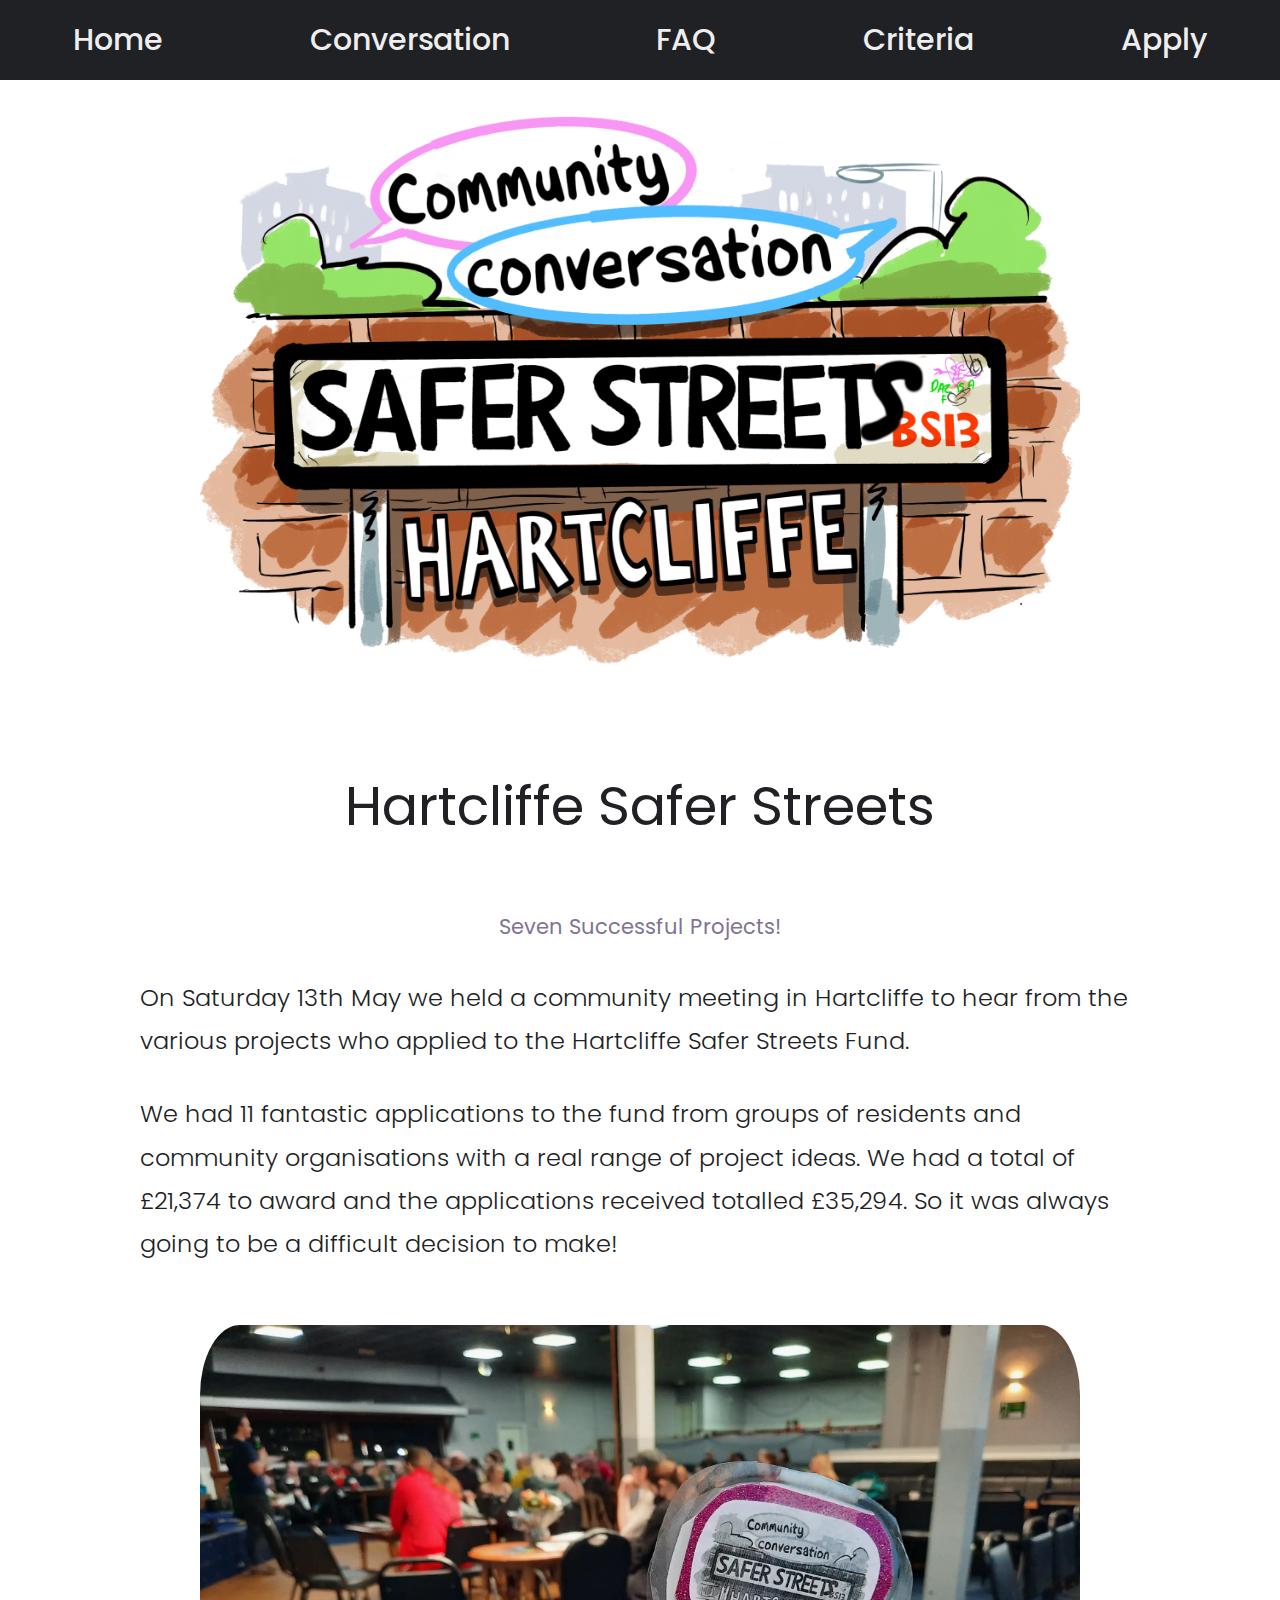
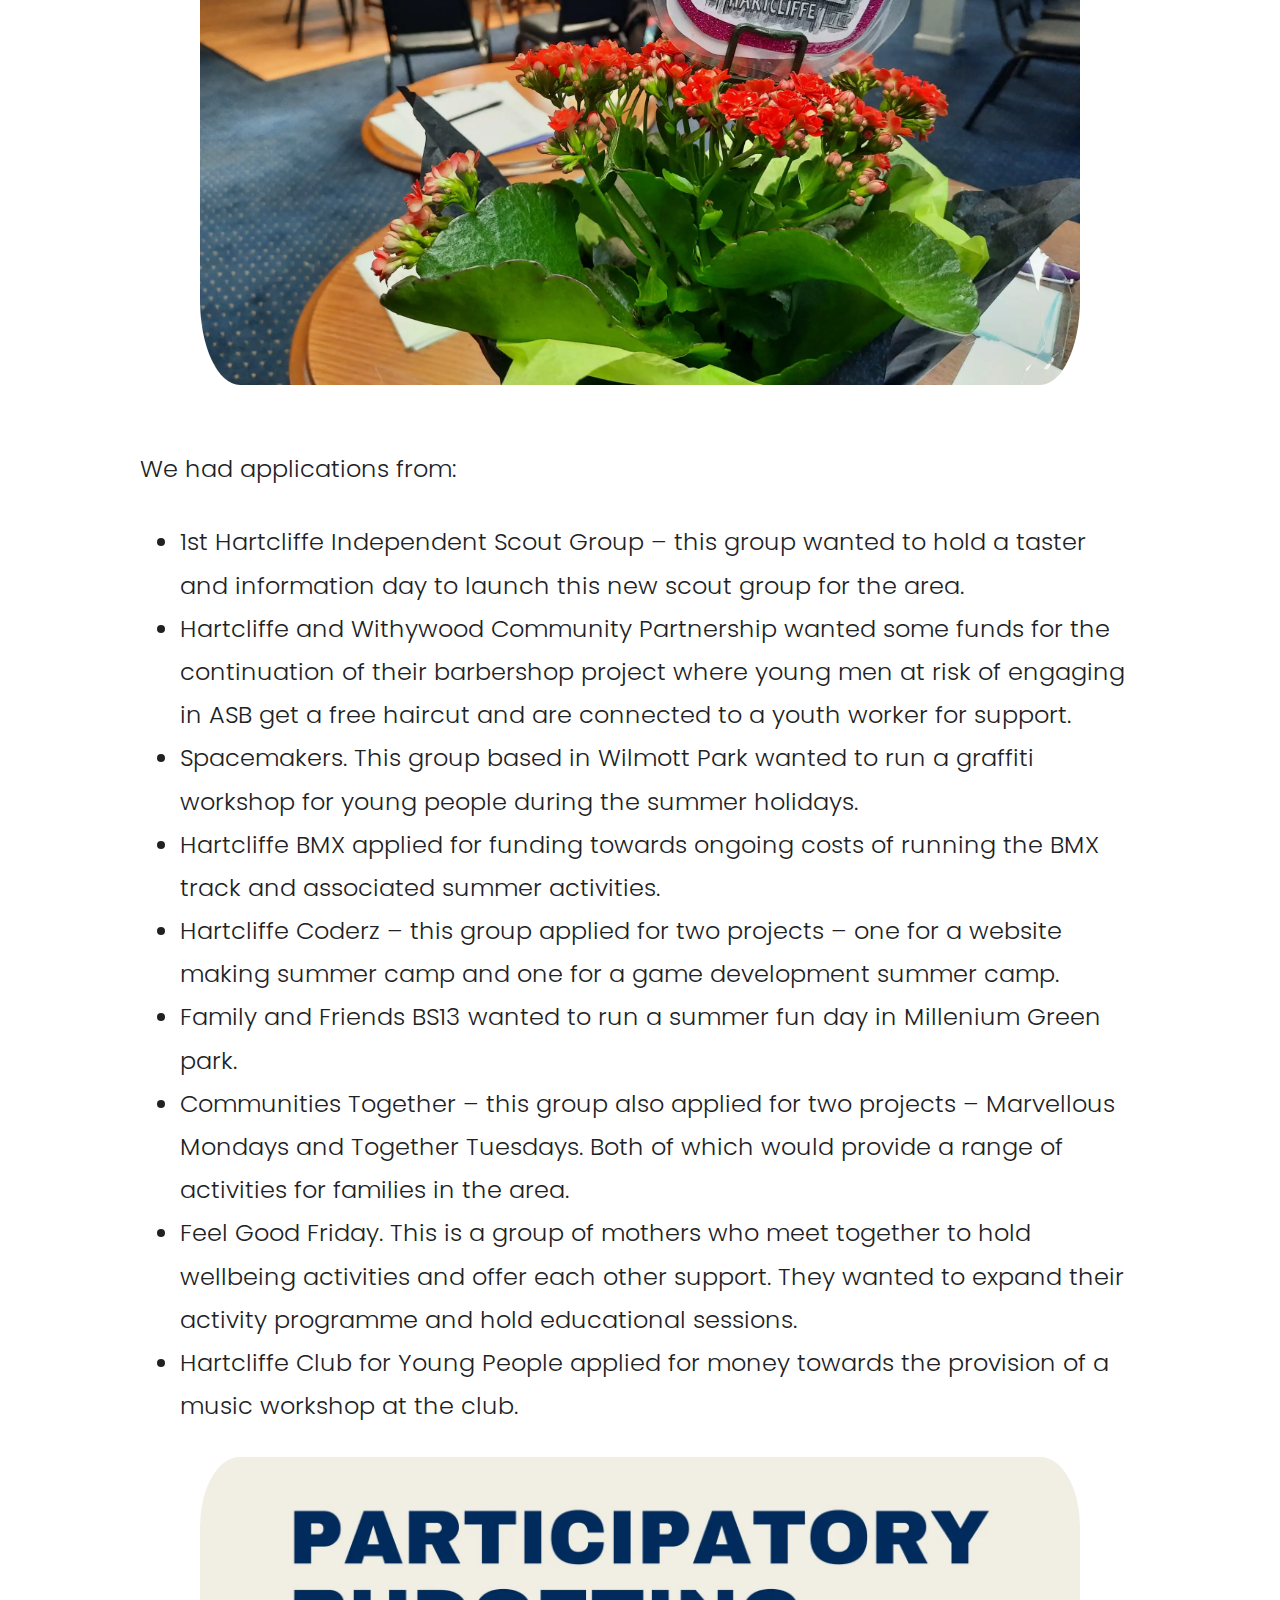
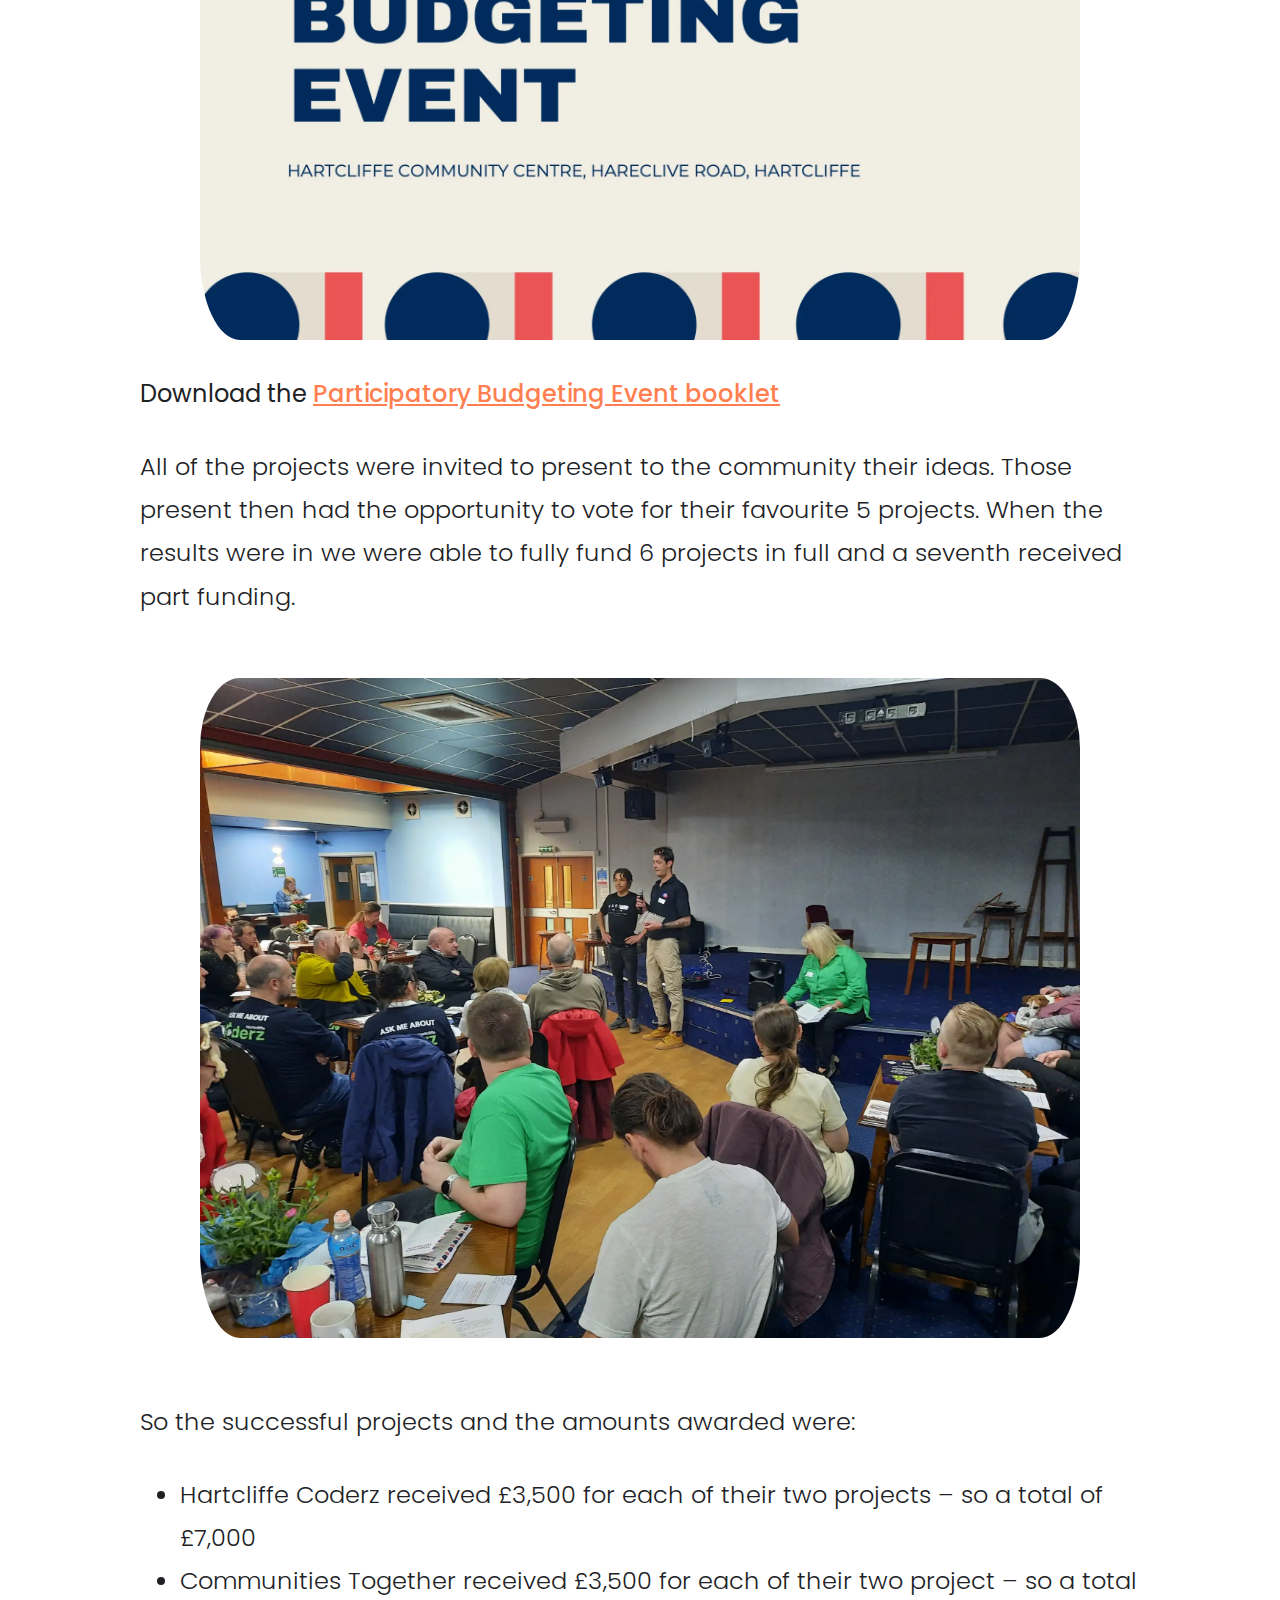
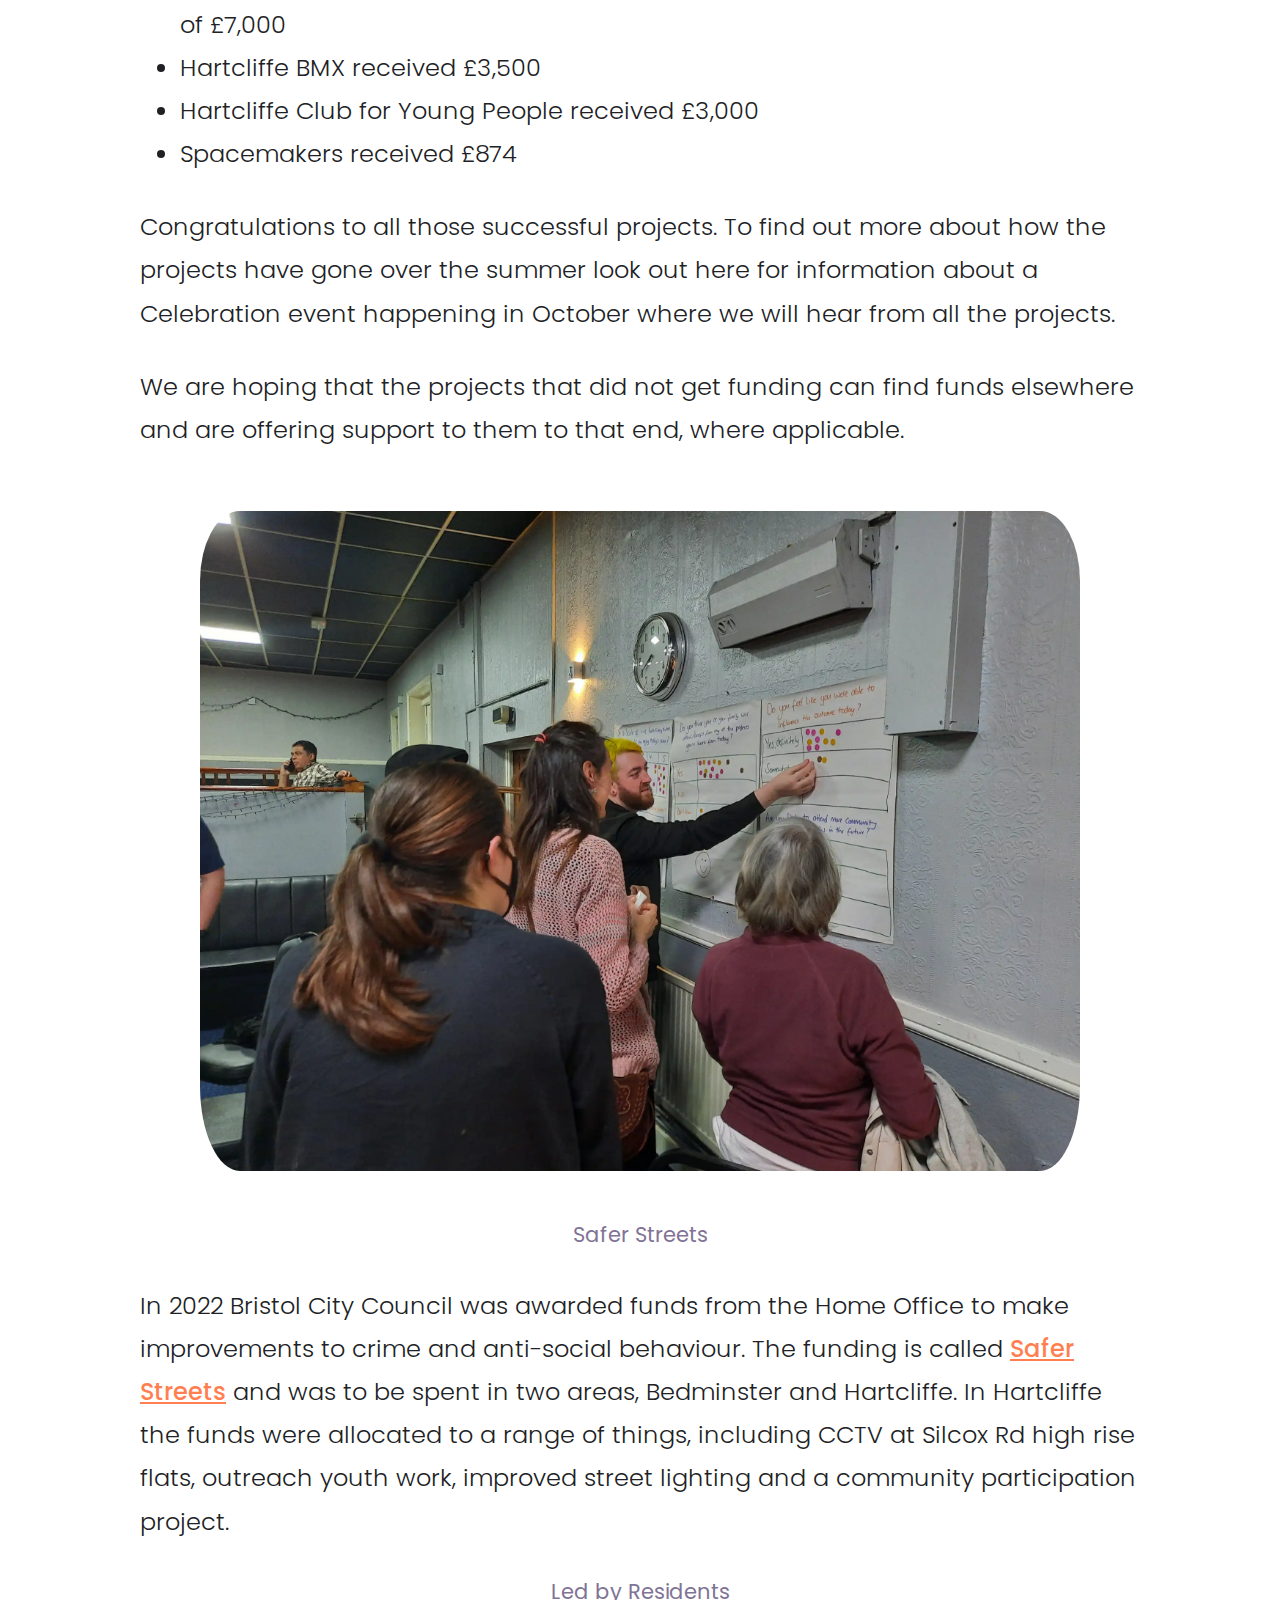
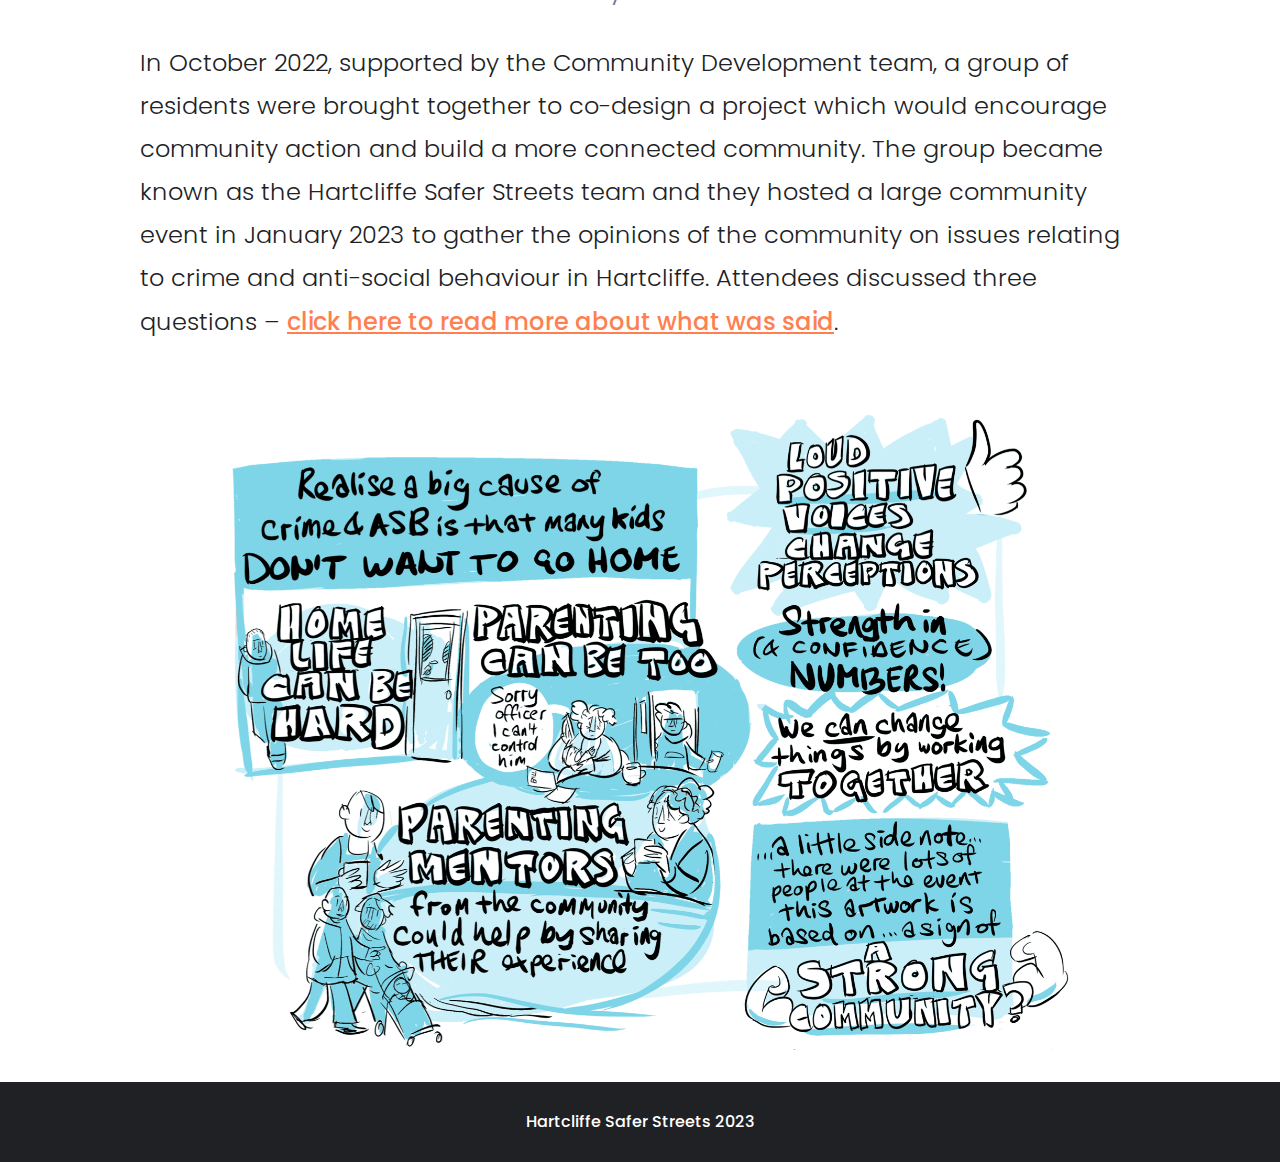
<file: index.html>
<!DOCTYPE html>
<html lang="en">

<head>
    <meta charset="UTF-8" />
    <meta http-equiv="X-UA-Compatible" content="IE=edge" />
    <meta name="viewport" content="width=device-width, initial-scale=1.0" />
    <!-- Google font  -->
    <link rel="preconnect" href="https://fonts.googleapis.com" />
    <link rel="preconnect" href="https://fonts.gstatic.com" crossorigin />
    <link href="https://fonts.googleapis.com/css2?family=Poppins:wght@300;500&display=swap" rel="stylesheet" />
    <link rel="stylesheet" href="style.css" />
    <title>Hartcliffe Safer Streets</title>
</head>

<body>
    <!-- Navigation  -->
    <nav class="nav">
        <div class="nav-item"><a href="/">Home</a></div>
        <div class="nav-item">
            <a href="conversation.html">Conversation</a>
        </div>
        <div class="nav-item"><a href="faq.html">FAQ</a></div>
        <div class="nav-item"><a href="criteria.html">Criteria</a></div>

        <div class="nav-item"><a href="apply.html">Apply</a></div>
    </nav>

    <main>
        <img src="/assets/banner.png" alt="Hartcliffe Safer Streets banner" class="banner" />
        <h1>Hartcliffe Safer Streets</h1>
        <h3>Seven Successful Projects!</h3>
        <p>On Saturday 13th May we held a community meeting in Hartcliffe to hear from the various
            projects who applied to the Hartcliffe Safer Streets Fund.</p>

        <p>We had 11 fantastic applications to the fund from groups of residents and community
            organisations with a real range of project ideas. We had a total of £21,374 to award and the
            applications received totalled £35,294. So it was always going to be a difficult decision to
            make!</p>
        <img src="/assets/flowers.webp"
            alt="Close-up of a potted plant, in the background Hartcliffe Coderz presenting their Web Development summer camp to residents"
            class="banner photo" />
        <p>We had applications from:</p>
        <ul>
            <li>1st Hartcliffe Independent Scout Group – this group wanted to hold a taster and
                information day to launch this new scout group for the area.</li>
            <li>Hartcliffe and Withywood Community Partnership wanted some funds for the
                continuation of their barbershop project where young men at risk of engaging in ASB
                get a free haircut and are connected to a youth worker for support.</li>
            <li>Spacemakers. This group based in Wilmott Park wanted to run a graffiti workshop
                for young people during the summer holidays.</li>
            <li>Hartcliffe BMX applied for funding towards ongoing costs of running the BMX track
                and associated summer activities.</li>
            <li>Hartcliffe Coderz – this group applied for two projects – one for a website making
                summer camp and one for a game development summer camp.</li>
            <li>Family and Friends BS13 wanted to run a summer fun day in Millenium Green park.</li>
            <li>Communities Together – this group also applied for two projects – Marvellous
                Mondays and Together Tuesdays. Both of which would provide a range of activities
                for families in the area.</li>
            <li>Feel Good Friday. This is a group of mothers who meet together to hold wellbeing
                activities and offer each other support. They wanted to expand their activity
                programme and hold educational sessions.</li>
            <li>Hartcliffe Club for Young People applied for money towards the provision of a music
                workshop at the club.</li>
        </ul>
        <figure>
            <img src="/assets/budgeting-event.webp" alt="Title section of the budgeting event booklet"
                class="banner photo">


            <figcaption>Download the <a href="/assets/pbe-booklet.pdf" target="_blank">Participatory Budgeting Event
                    booklet</a></figcaption>
        </figure>

        <p>All of the projects were invited to present to the community their ideas. Those present then
            had the opportunity to vote for their favourite 5 projects. When the results were in we were
            able to fully fund 6 projects in full and a seventh received part funding.</p>
        <img src="/assets/presenting.webp" alt="Hartcliffe Club for Young People presenting their project to residents"
            class="banner photo">
        <p>So the successful projects and the amounts awarded were:</p>
        <ul>
            <li>Hartcliffe Coderz received £3,500 for each of their two projects – so a total of £7,000</li>
            <li>Communities Together received £3,500 for each of their two project – so a total of £7,000</li>
            <li>Hartcliffe BMX received £3,500</li>
            <li>Hartcliffe Club for Young People received £3,000</li>
            <li>Spacemakers received £874</li>
        </ul>
        <p>Congratulations to all those successful projects. To find out more about how the projects
            have gone over the summer look out here for information about a Celebration event
            happening in October where we will hear from all the projects.</p>
        <p>We are hoping that the projects that did not get funding can find funds elsewhere and are
            offering support to them to that end, where applicable.</p>

        <img src="/assets/evaluating.webp"
            alt="Group of residents evaluating the budgeting event by placing stickers on a sheets on the wall"
            class="banner photo" />
        <h3>Safer Streets</h3>
        <p>
            In 2022 Bristol City Council was awarded funds from the Home
            Office to make improvements to crime and anti-social behaviour.
            The funding is called
            <a href="https://www.gov.uk/government/publications/safer-streets-fund-round-4-application-process">Safer
                Streets</a>
            and was to be spent in two areas, Bedminster and Hartcliffe. In
            Hartcliffe the funds were allocated to a range of things,
            including CCTV at Silcox Rd high rise flats, outreach youth
            work, improved street lighting and a community participation
            project.
        </p>

        <h3>Led by Residents</h3>
        <p>
            In October 2022, supported by the Community Development team, a
            group of residents were brought together to co-design a project
            which would encourage community action and build a more
            connected community. The group became known as the Hartcliffe
            Safer Streets team and they hosted a large community event in
            January 2023 to gather the opinions of the community on issues
            relating to crime and anti-social behaviour in Hartcliffe.
            Attendees discussed three questions –
            <a href="conversation.html">click here to read more about what was said</a>.
        </p>

        <img src="/assets/positive.png" alt="Hartcliffe Safer Streets Positive Difference" class="banner">
    </main>
    <footer>
        <p>Hartcliffe Safer Streets 2023</p>
    </footer>
</body>

</html>
</file>
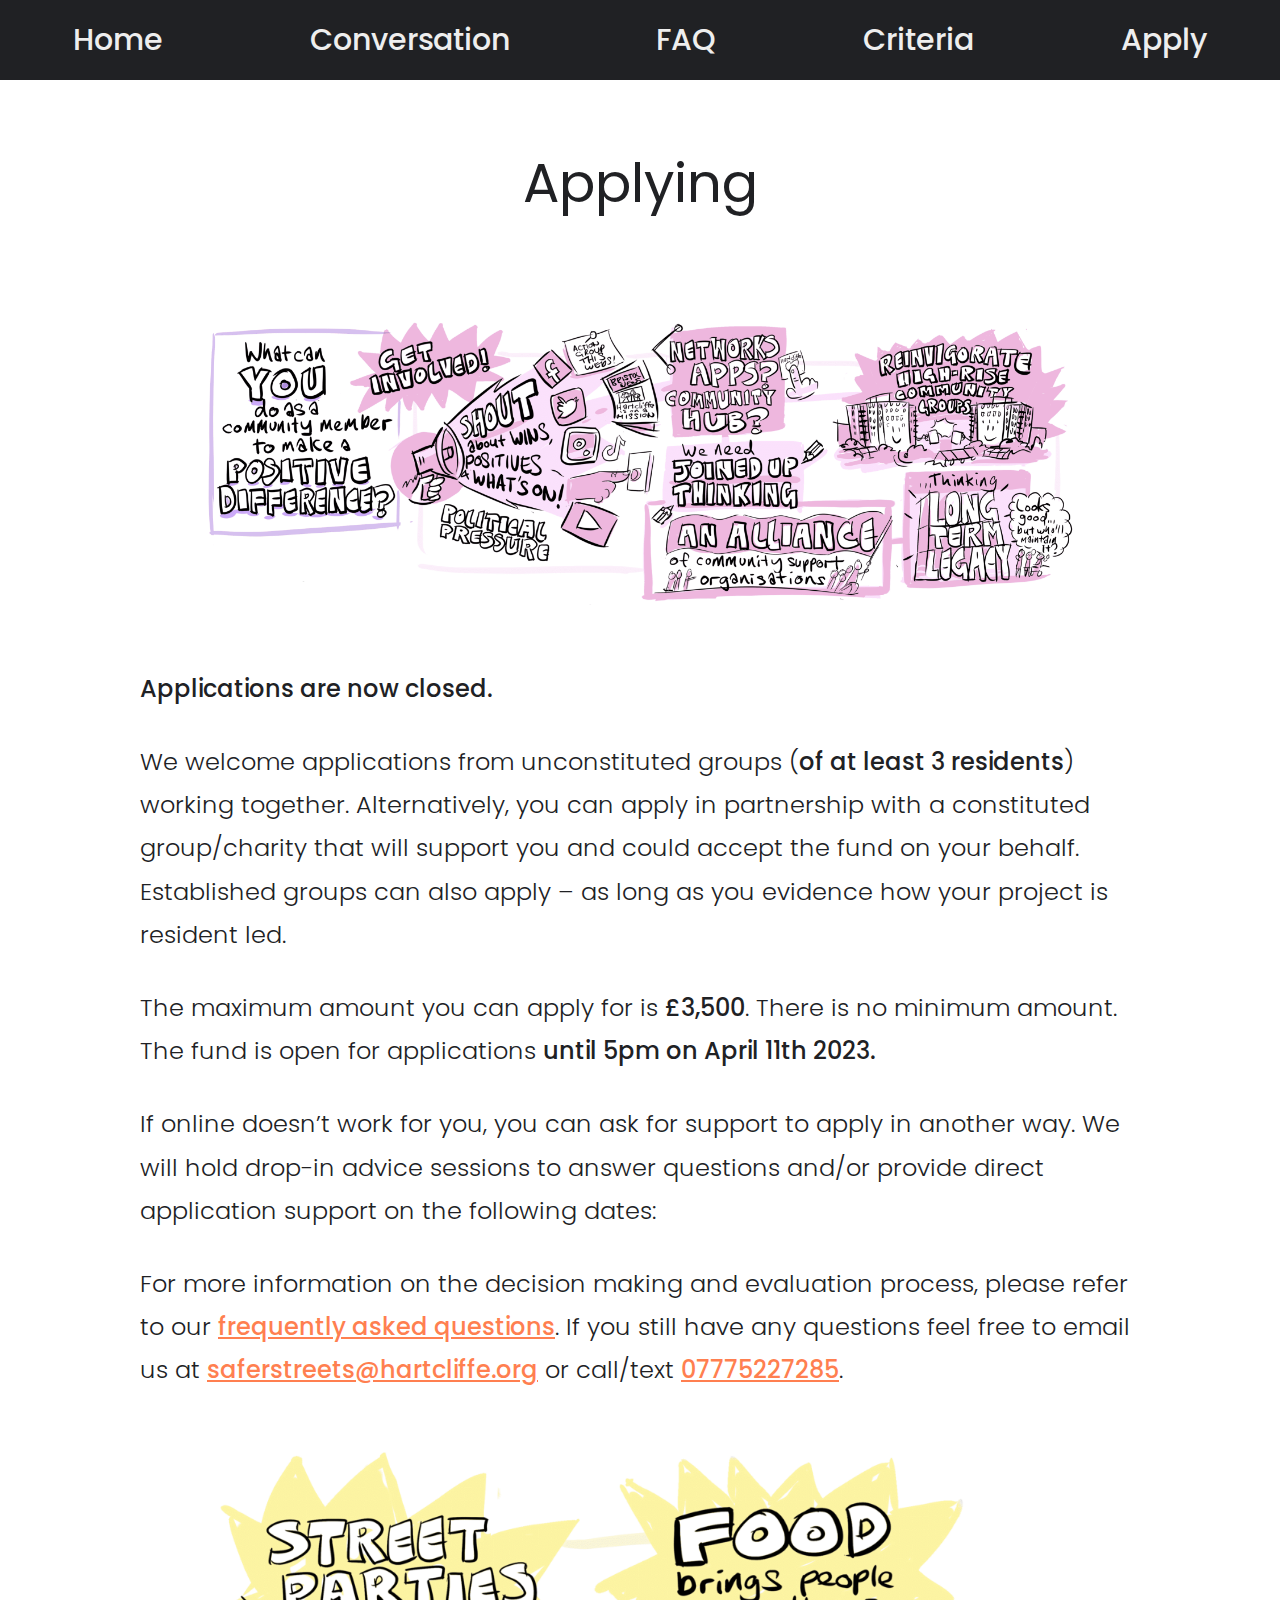
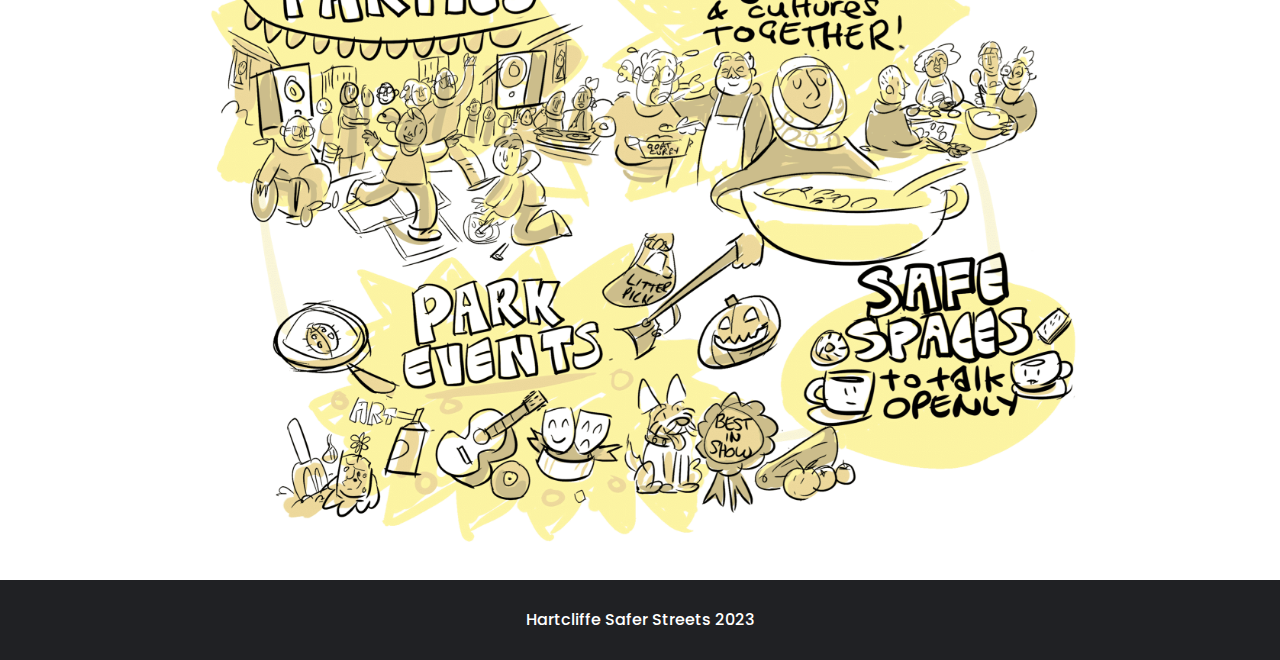
<file: apply.html>
<!DOCTYPE html>
<html lang="en">
    <head>
        <meta charset="UTF-8" />
        <meta http-equiv="X-UA-Compatible" content="IE=edge" />
        <meta name="viewport" content="width=device-width, initial-scale=1.0" />
        <!-- Google font  -->
        <link rel="preconnect" href="https://fonts.googleapis.com" />
        <link rel="preconnect" href="https://fonts.gstatic.com" crossorigin />
        <link
            href="https://fonts.googleapis.com/css2?family=Poppins:wght@300;500&display=swap"
            rel="stylesheet"
        />
        <link rel="stylesheet" href="style.css" />
        <title>Applying</title>
    </head>
    <body>
        <!-- Navigation  -->
        <nav class="nav">
            <div class="nav-item"><a href="/">Home</a></div>
            <div class="nav-item">
                <a href="conversation.html">Conversation</a>
            </div>
            <div class="nav-item"><a href="faq.html">FAQ</a></div>
            <div class="nav-item"><a href="criteria.html">Criteria</a></div>

            <div class="nav-item"><a href="apply.html">Apply</a></div>
        </nav>
        <main>
            <h1>Applying</h1>

            <img
                src="/assets/apply.png"
                alt="Hartcliffe Safer Streets Project"
                class="banner"
            />

            <p class="strong">Applications are now closed.</p>
            <p>
                We welcome applications from unconstituted groups (<span
                    class="strong"
                    >of at least 3 residents</span
                >) working together. Alternatively, you can apply in partnership
                with a constituted group/charity that will support you and could
                accept the fund on your behalf. Established groups can also
                apply – as long as you evidence how your project is resident
                led.
            </p>

            <p>
                The maximum amount you can apply for is
                <span class="strong">£3,500</span>. There is no minimum amount.
                The fund is open for applications
                <span class="strong">until 5pm on April 11th 2023.</span>
            </p>

            <!-- <button class="apply-button">Apply online now</button> -->

            <form
                action="https://docs.google.com/forms/d/e/1FAIpQLScweEr2K0FZK1SbrcP3sgx56EPAqXRbc8BwsaIwYC_4soPb_A/viewform"
                class="hidden"
            >
                <input
                    type="submit"
                    value="Apply online now"
                    class="apply-button"
                />
            </form>

            <!-- <iframe
                src="https://docs.google.com/forms/d/e/1FAIpQLScweEr2K0FZK1SbrcP3sgx56EPAqXRbc8BwsaIwYC_4soPb_A/viewform?embedded=true"
                width="640"
                height="5874"
                frameborder="0"
                marginheight="0"
                marginwidth="0"
                >Loading…</iframe
            > -->

            <p>
                If online doesn’t work for you, you can ask for support to apply
                in another way. We will hold drop-in advice sessions to answer
                questions and/or provide direct application support on the
                following dates:
            </p>

            <!-- <ul>
                <li>
                    <time datetime="2023-03-15">Wednesday 15th March</time>,
                    Morrisons Café, <time datetime="18:00">6-8pm</time>
                </li>
                <li>Friday 24th March, Mowcroft Church, 10-12am</li>
                <li>Monday 27th March, @Symes Community Room, 1-3pm</li>
                <li>Saturday 1st April, Morrisons foyer, 11.30am -1.30pm</li>
            </ul> -->

            <table class="hidden">
                <tr>
                    <th>Date</th>
                    <th>Time</th>
                    <th>Place</th>
                </tr>

                <tr>
                    <td>
                        <time datetime="2023-03-15"> 15th March (Wed)</time>
                    </td>
                    <td><time datetime="18:00">6-8pm</time></td>
                    <td>
                        <a
                            href="https://goo.gl/maps/YXwr99HuUD9SAeXx7"
                            target="_blank"
                            >Morrisons Café</a
                        >
                    </td>
                </tr>
                <tr>
                    <td>
                        <time datetime="2023-03-24"> 24th March (Fri)</time>
                    </td>
                    <td><time datetime="10:00">10-12am</time></td>
                    <td>
                        <a
                            href="https://goo.gl/maps/UZDnaSynbq8DsxaN8"
                            target="_blank"
                            >Mowcroft Church</a
                        >
                    </td>
                </tr>

                <tr>
                    <td>
                        <time datetime="2023-03-27"> 27th March (Mon)</time>
                    </td>
                    <td><time datetime="13:00">1-3pm</time></td>
                    <td>
                        <a
                            href="https://goo.gl/maps/423iCRZMqECJ6ikc6"
                            target="_blank"
                            >@Symes Community Room</a
                        >
                    </td>
                </tr>

                <tr>
                    <td>
                        <time datetime="2023-04-01"> 1st April (Sat)</time>
                    </td>
                    <td><time datetime="11:30">11.30am-1.30pm</time></td>
                    <td>
                        <a
                            href="https://goo.gl/maps/dJ22ZuQWhHWR24CK7"
                            target="_blank"
                            >Morrisons foyer</a
                        >
                    </td>
                </tr>
            </table>

            <p>
                For more information on the decision making and evaluation
                process, please refer to our
                <a href="faq.html">frequently asked questions</a>. If you still
                have any questions feel free to email us at
                <a href="mailto:saferstreets@hartcliffe.org"
                    >saferstreets@hartcliffe.org</a
                >

                or call/text
                <a href="tel:+447775227285">07775227285</a>.
            </p>
            <img
                src="/assets/projects.png"
                alt="Hartcliffe Safer Streets FAQ"
                class="banner"
            />
        </main>

        <footer><p>Hartcliffe Safer Streets 2023</p></footer>
    </body>
</html>
</file>
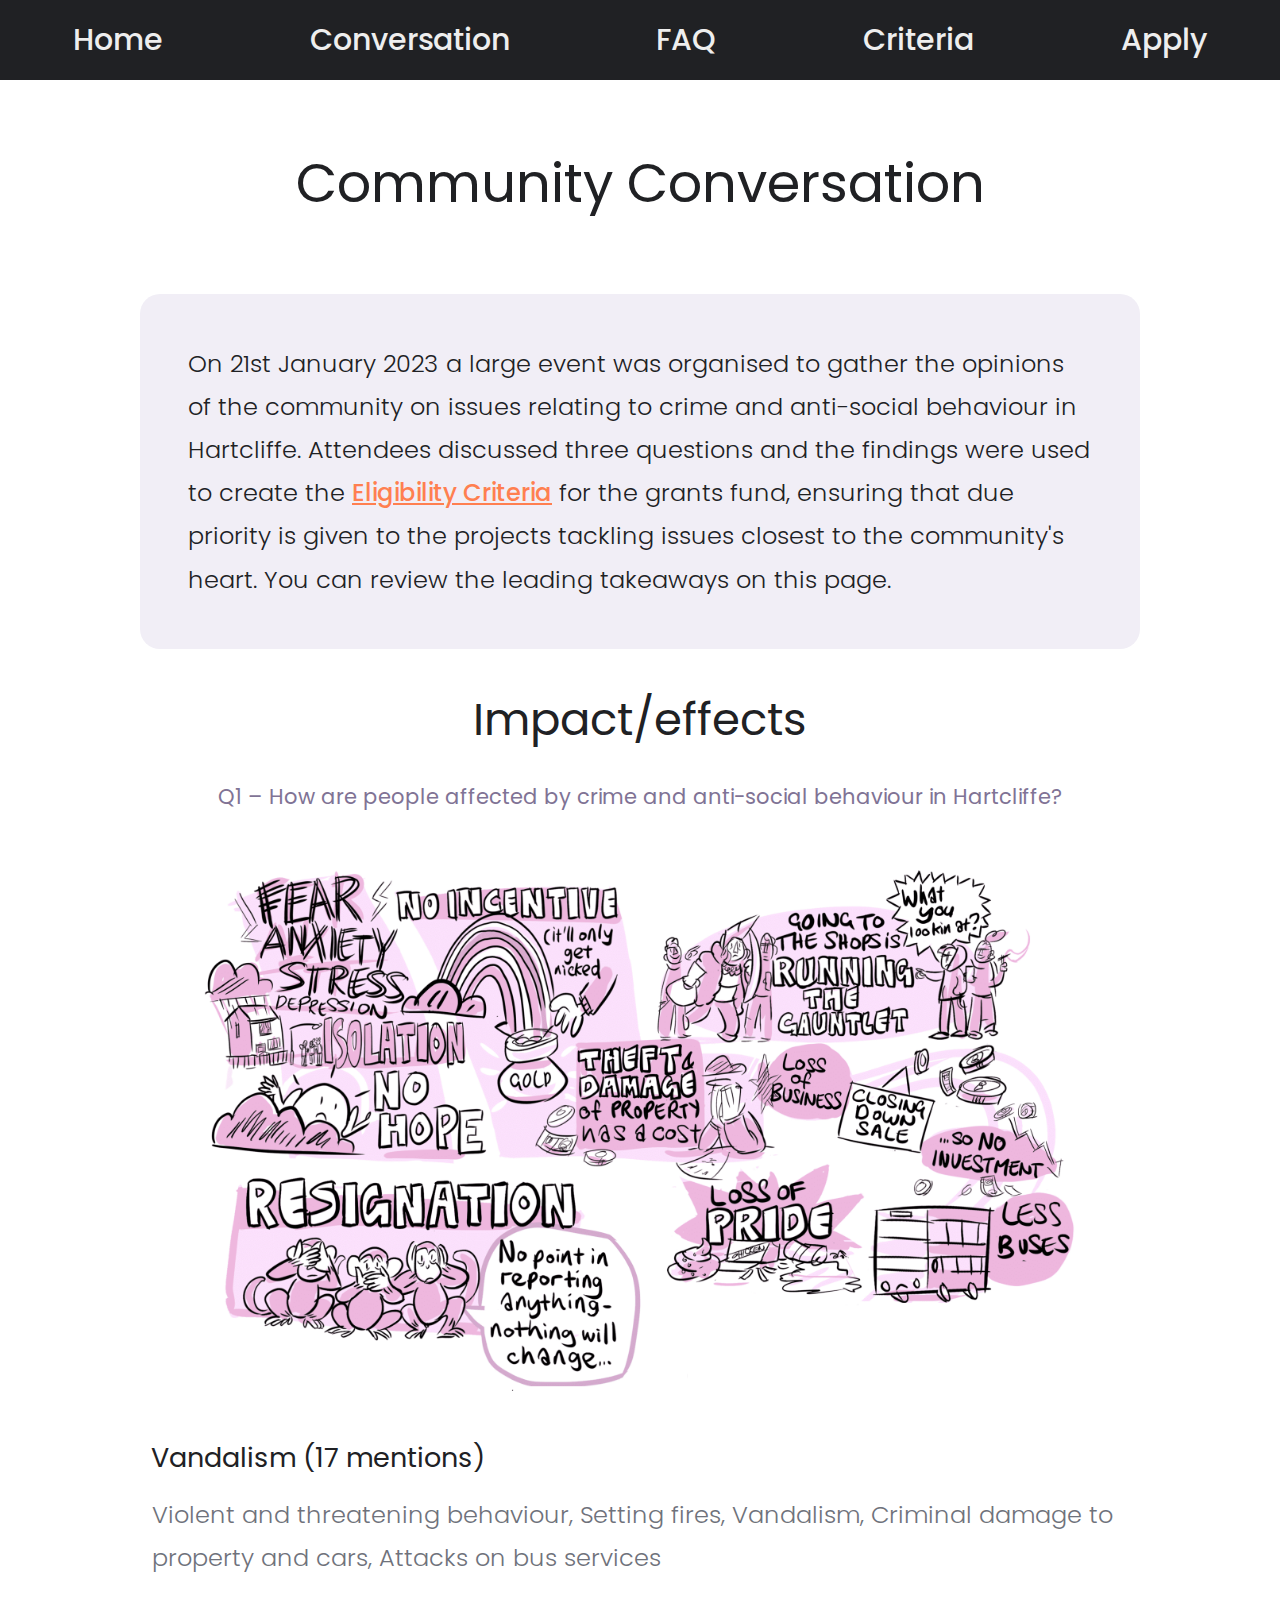
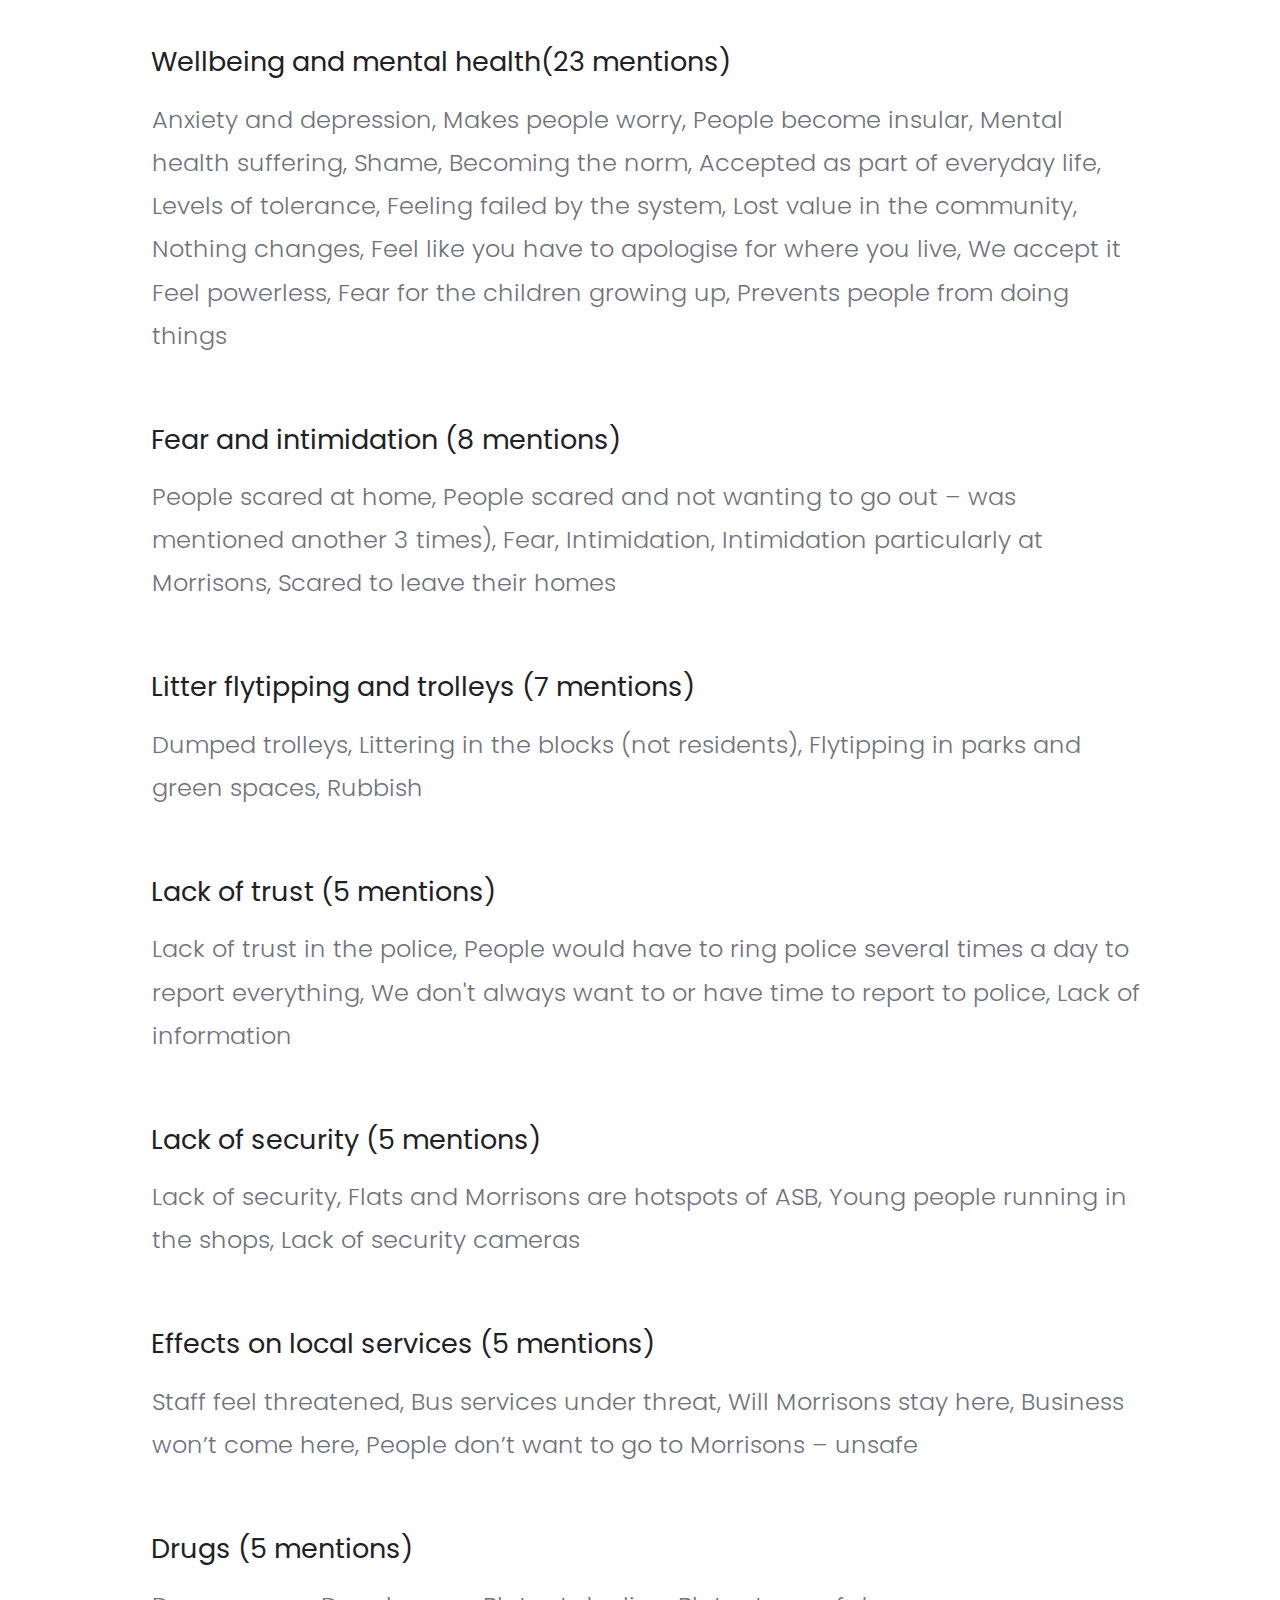
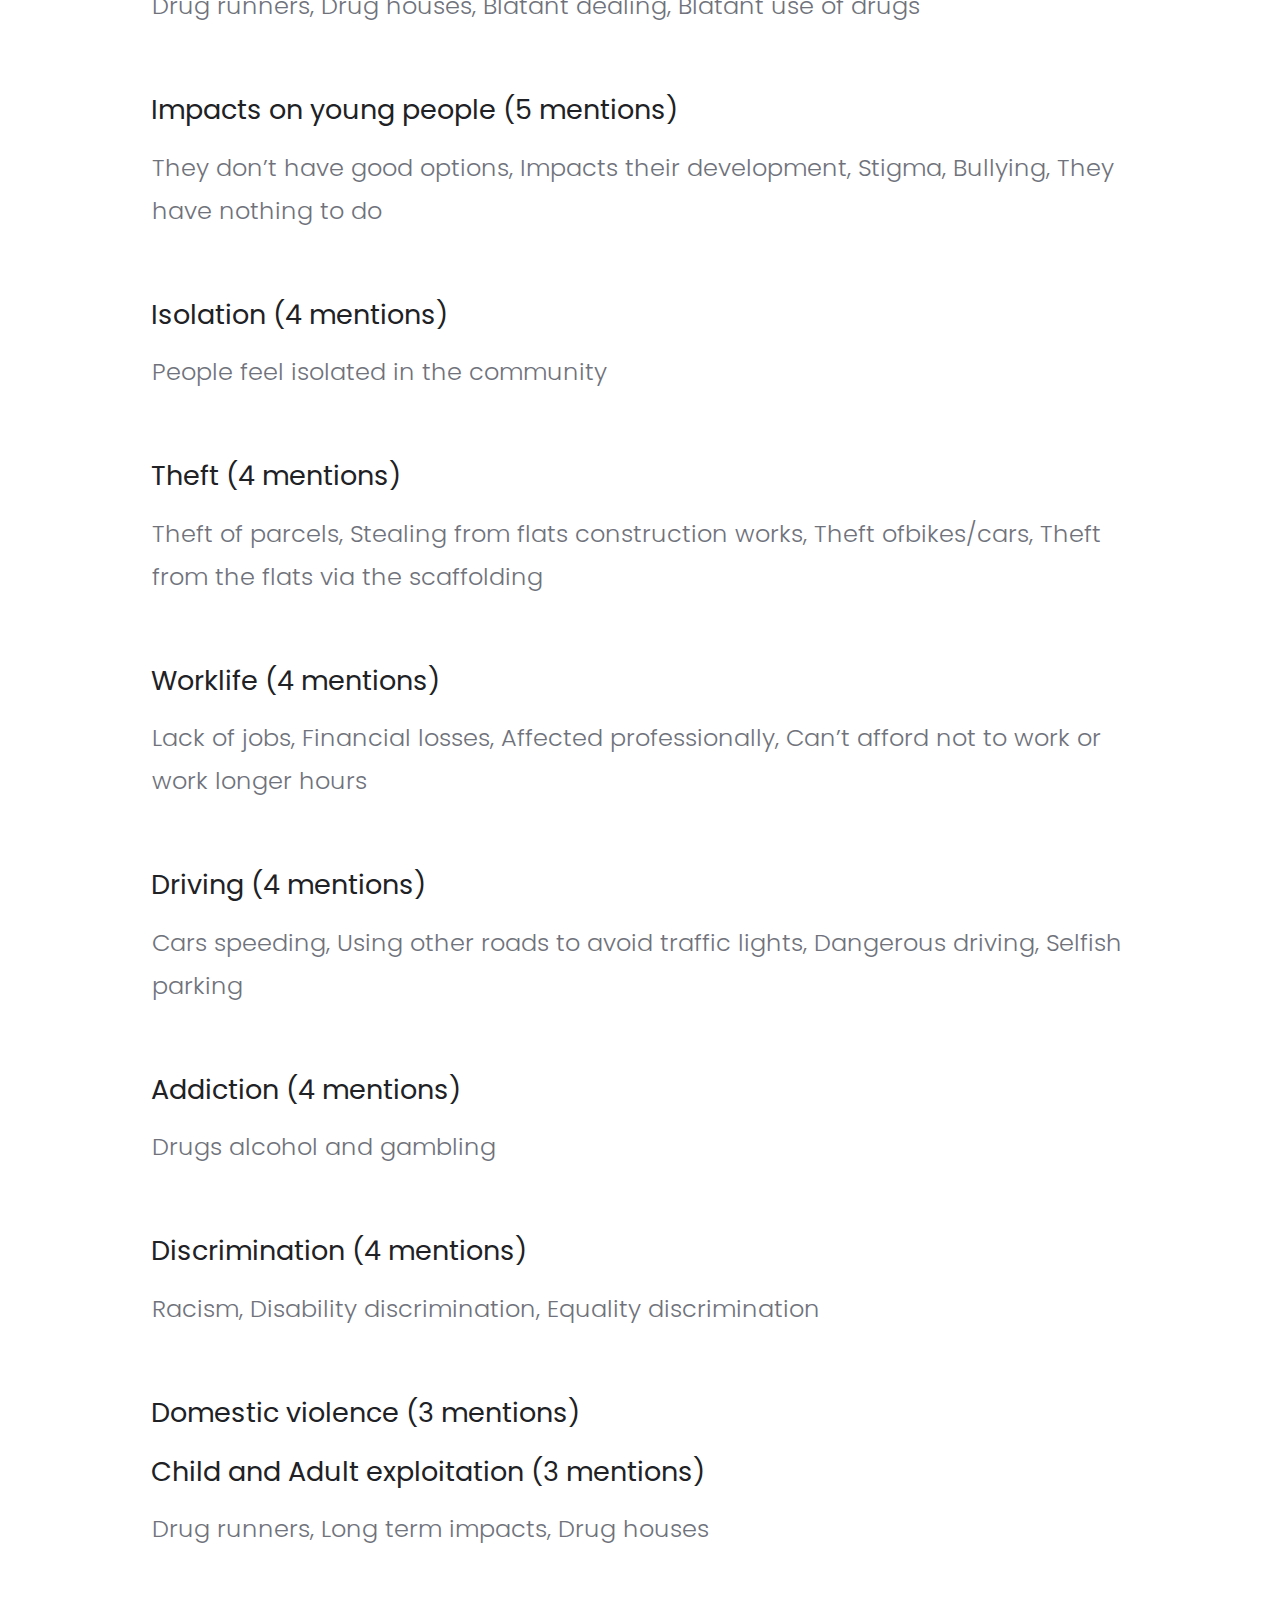
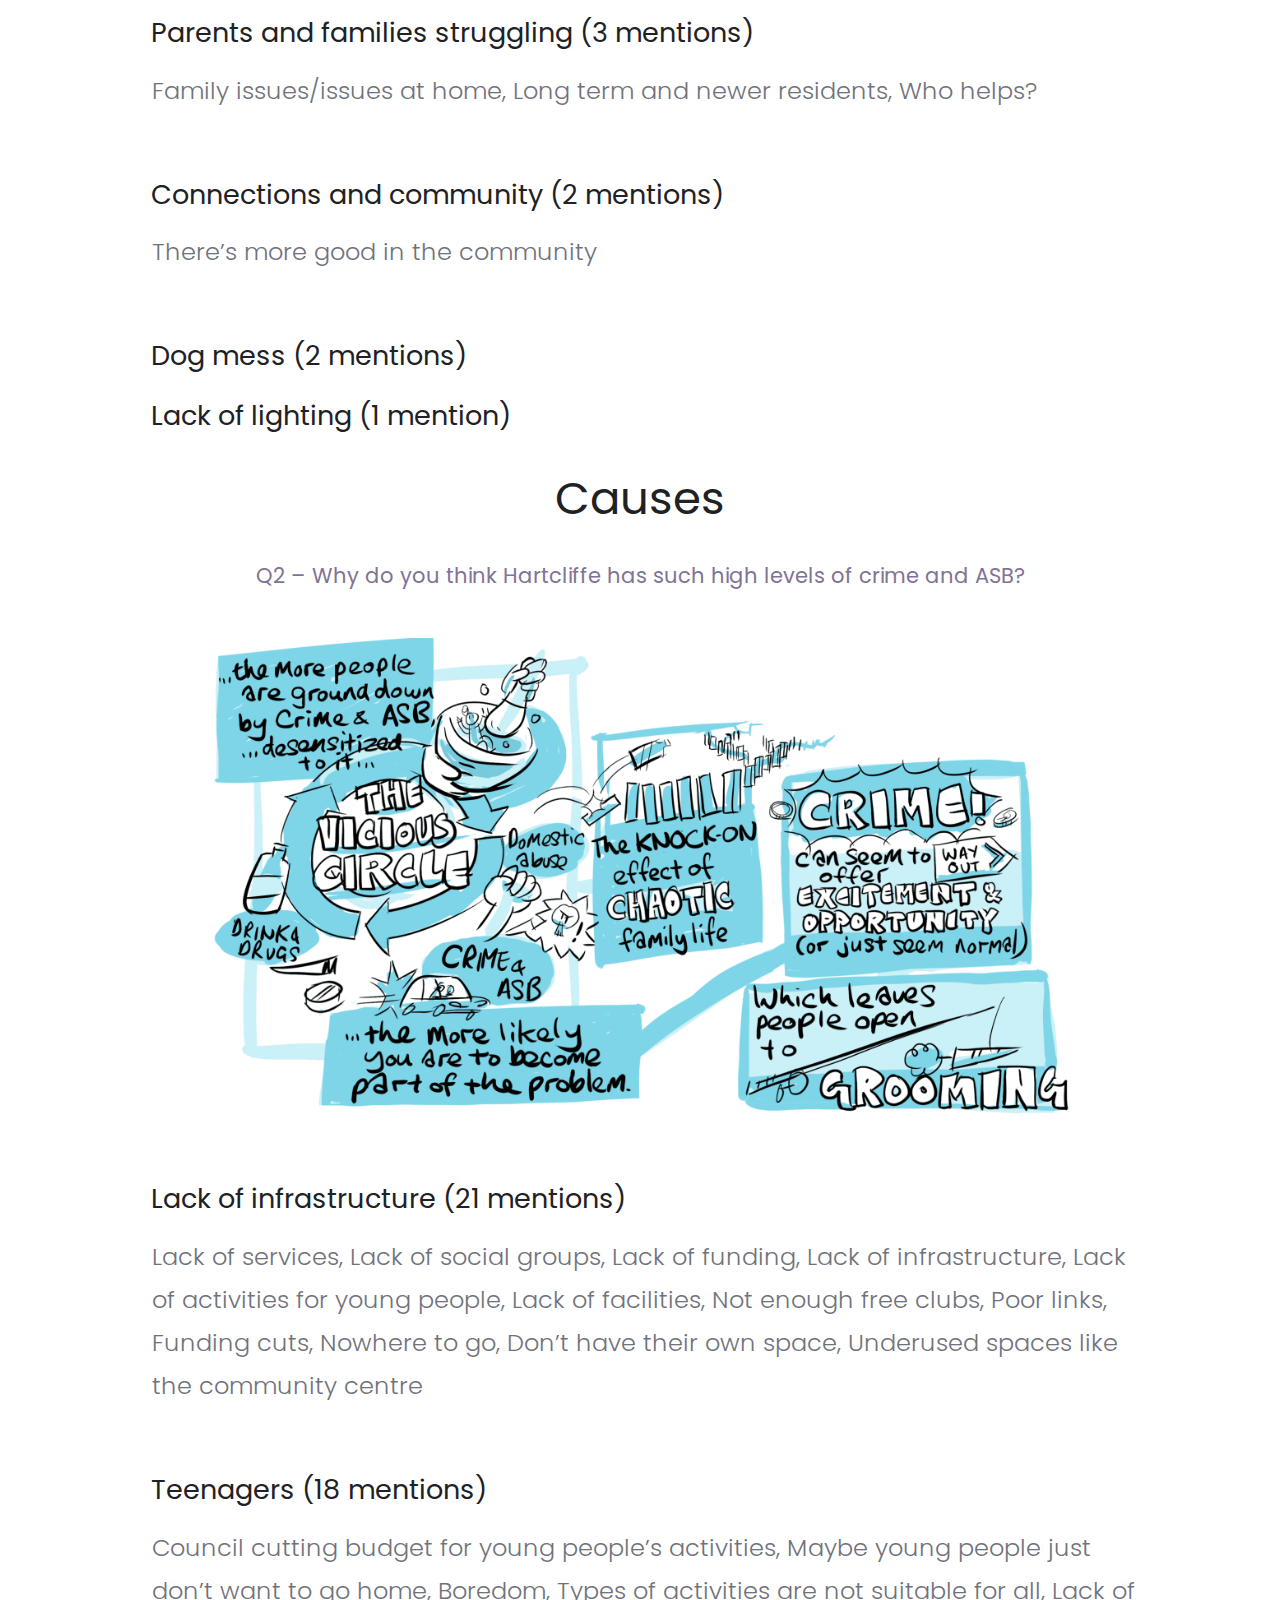
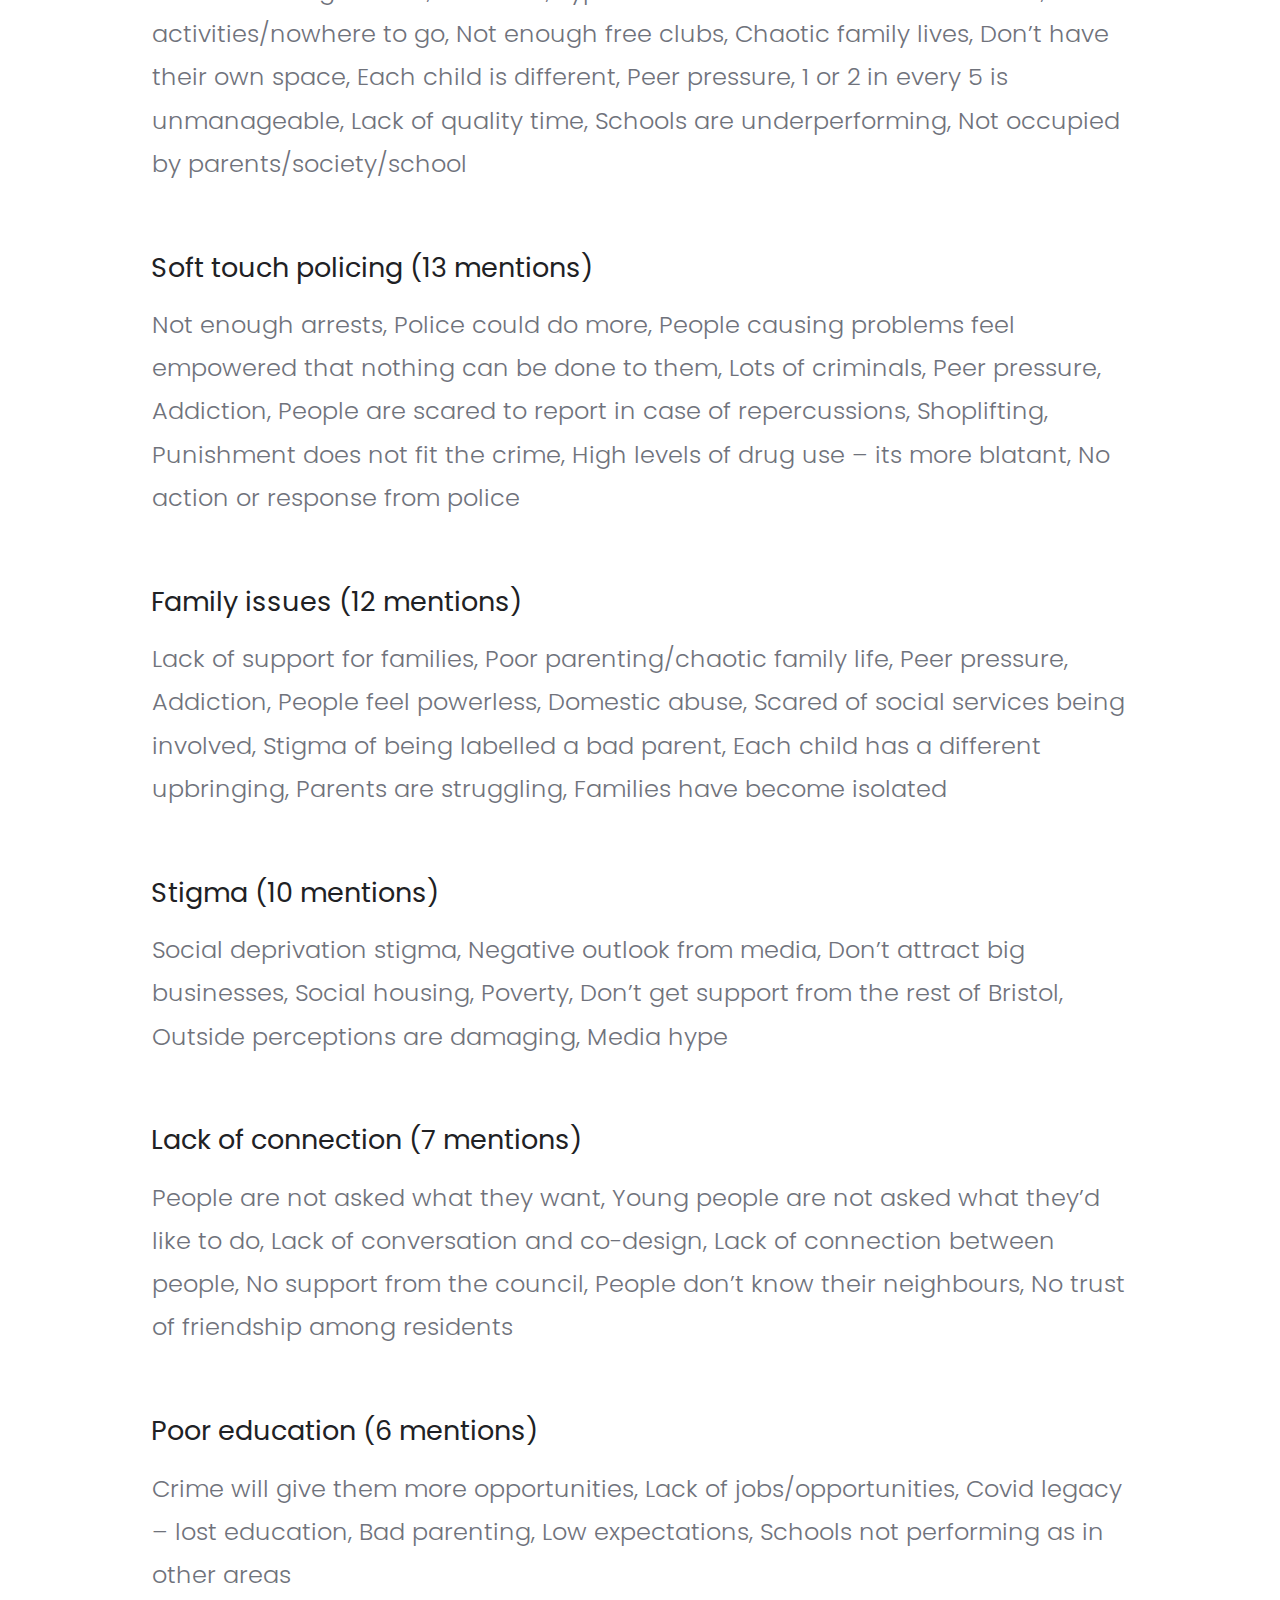
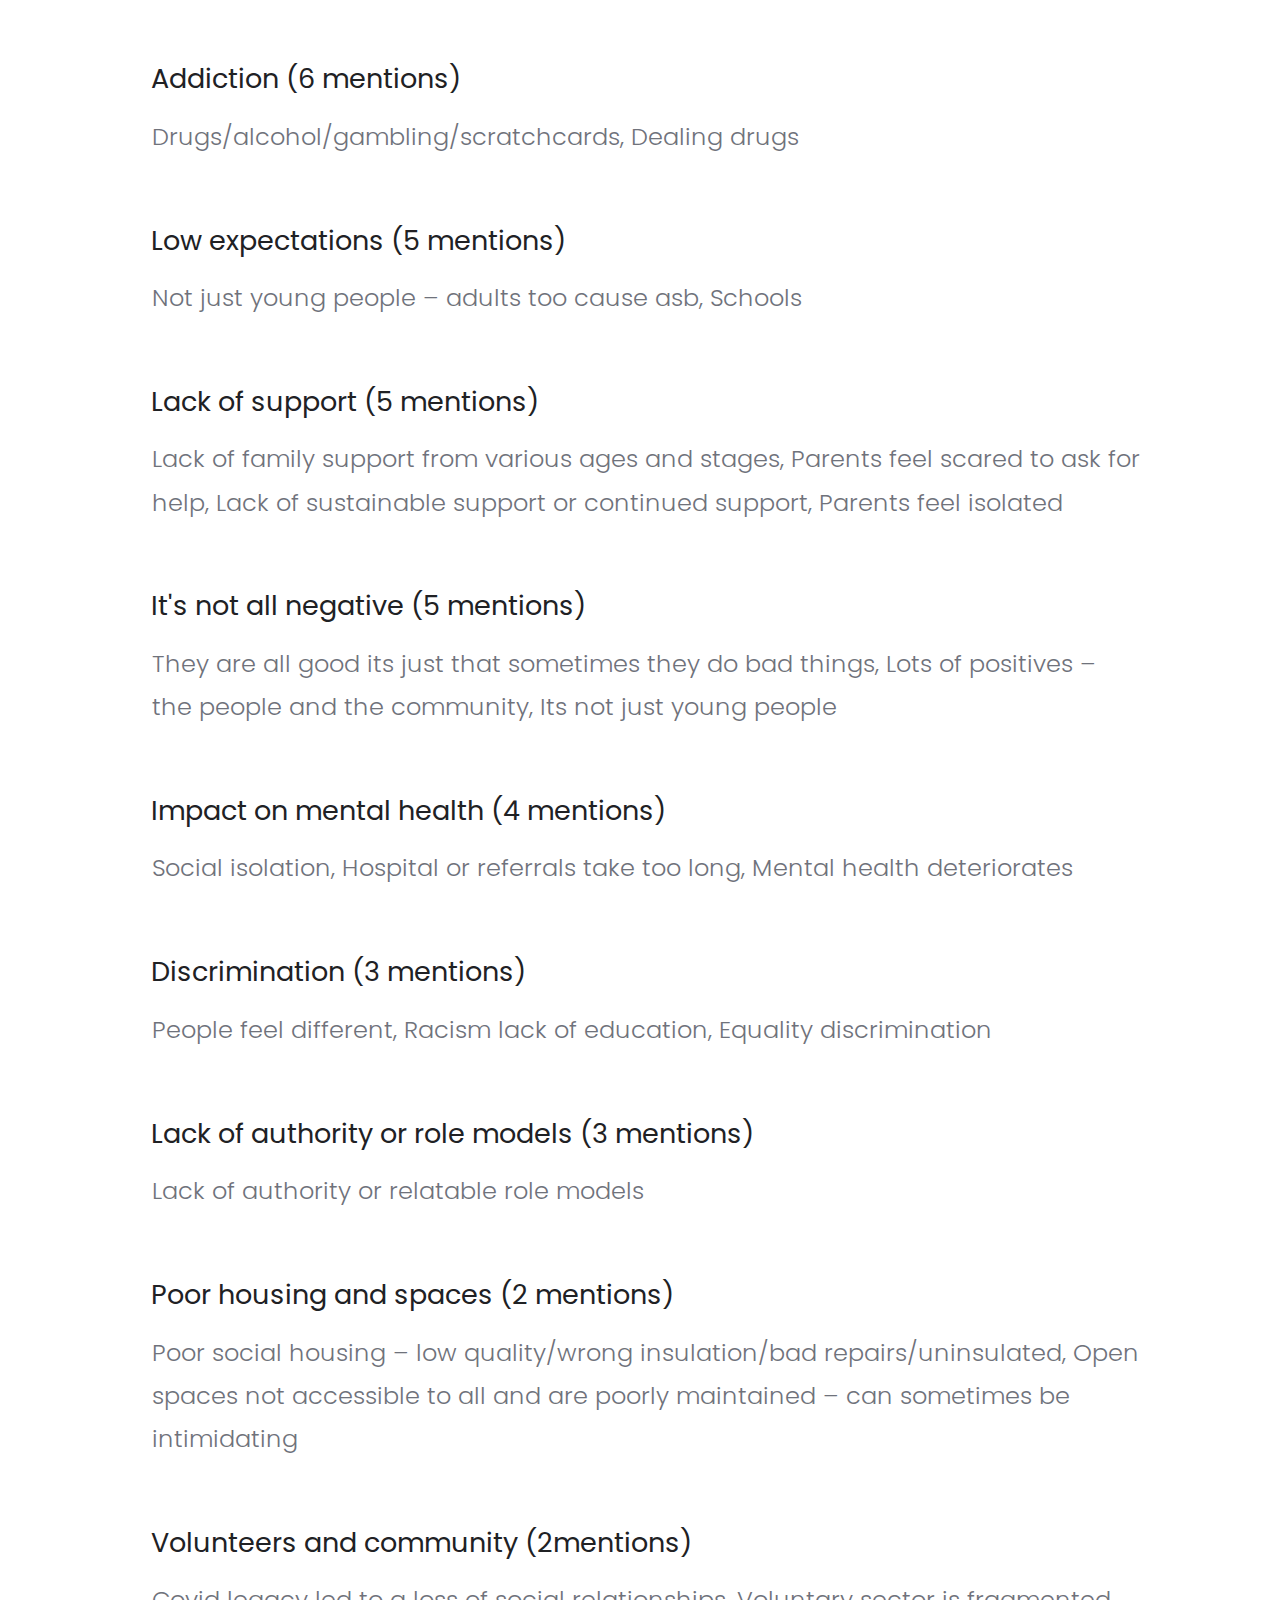
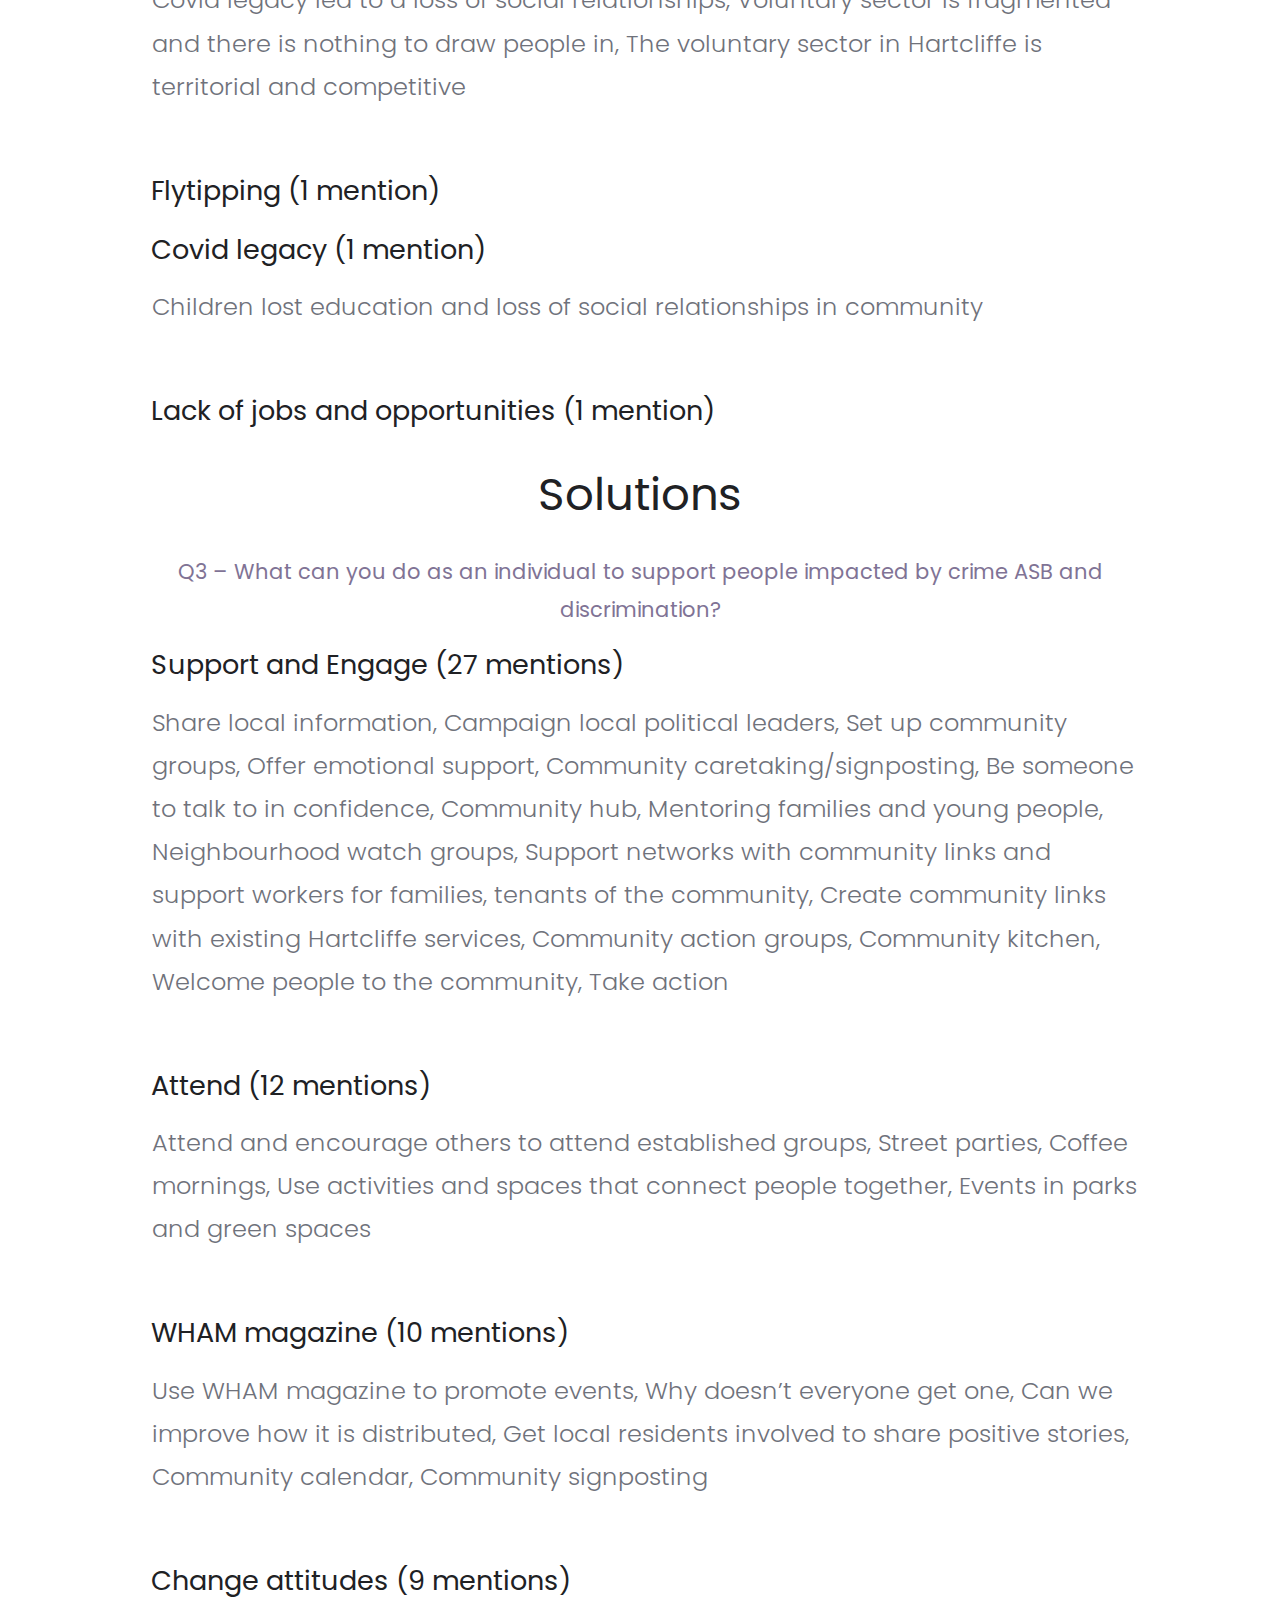
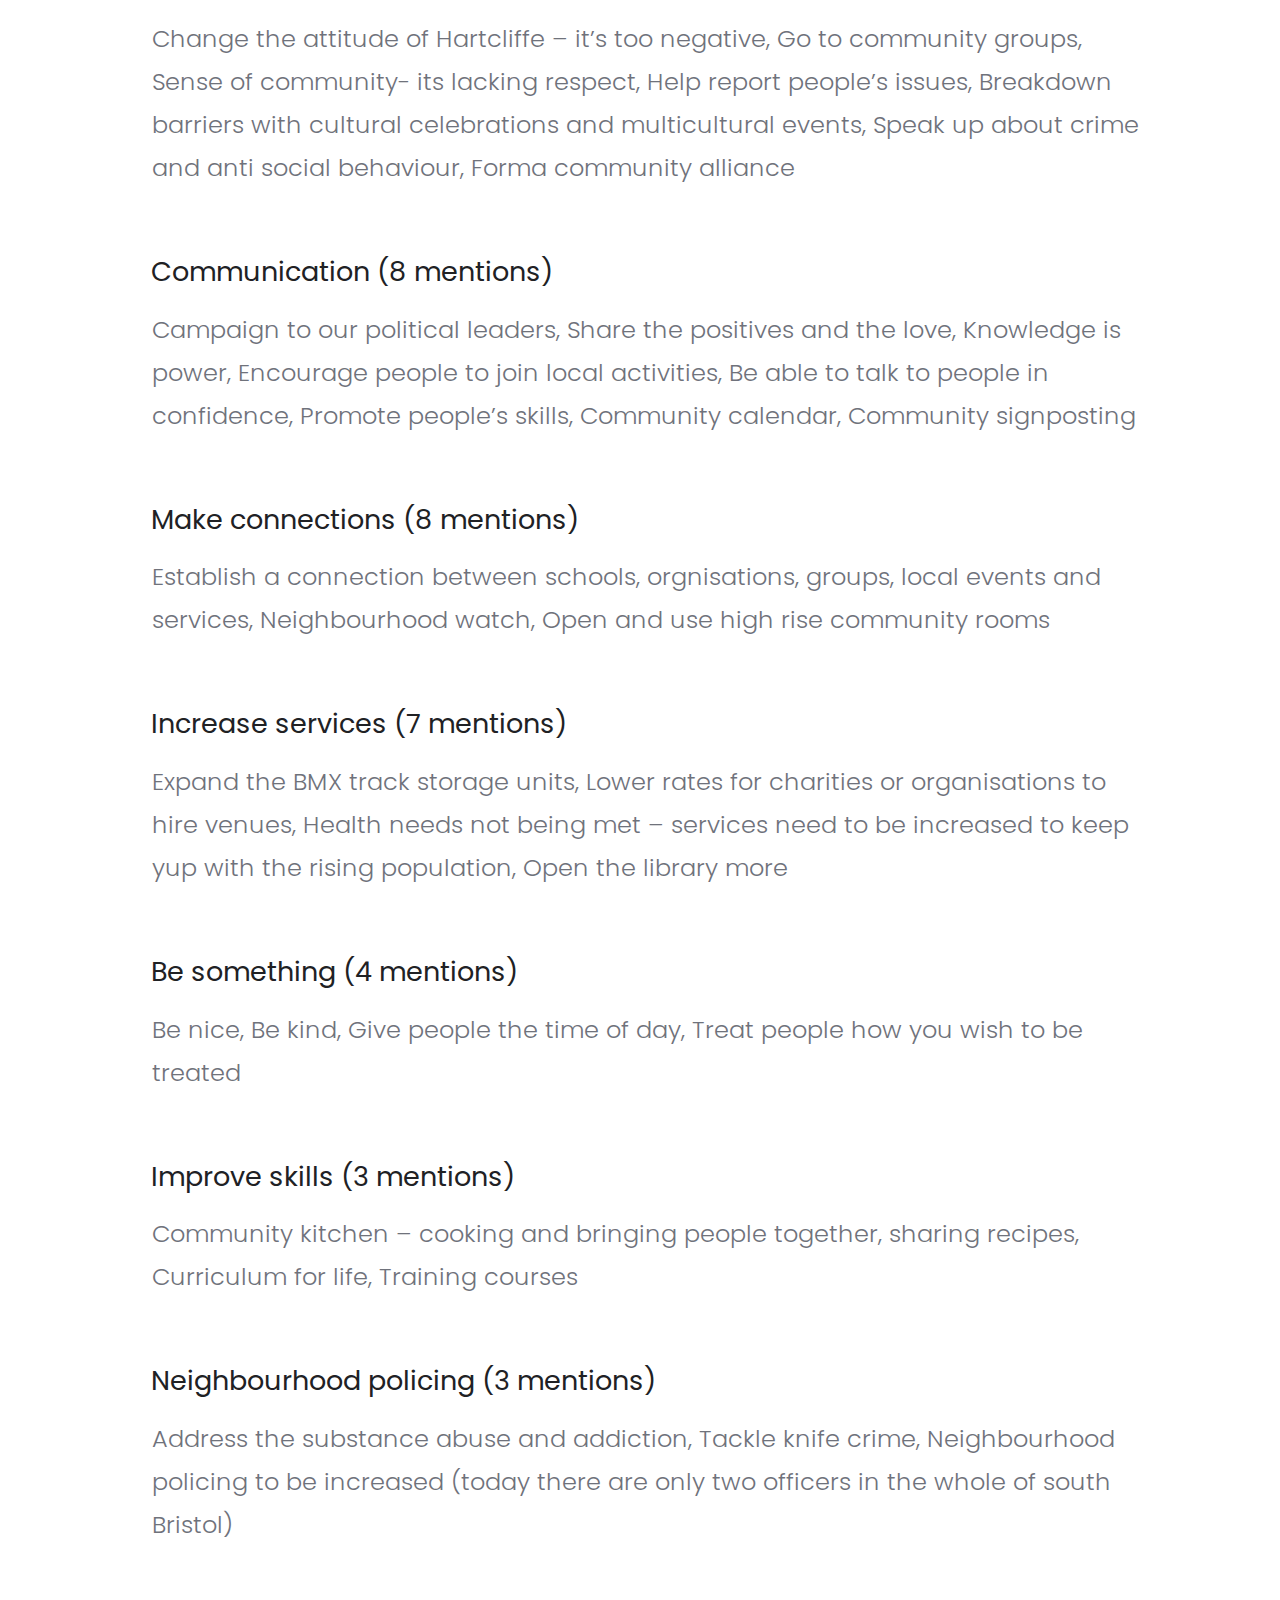
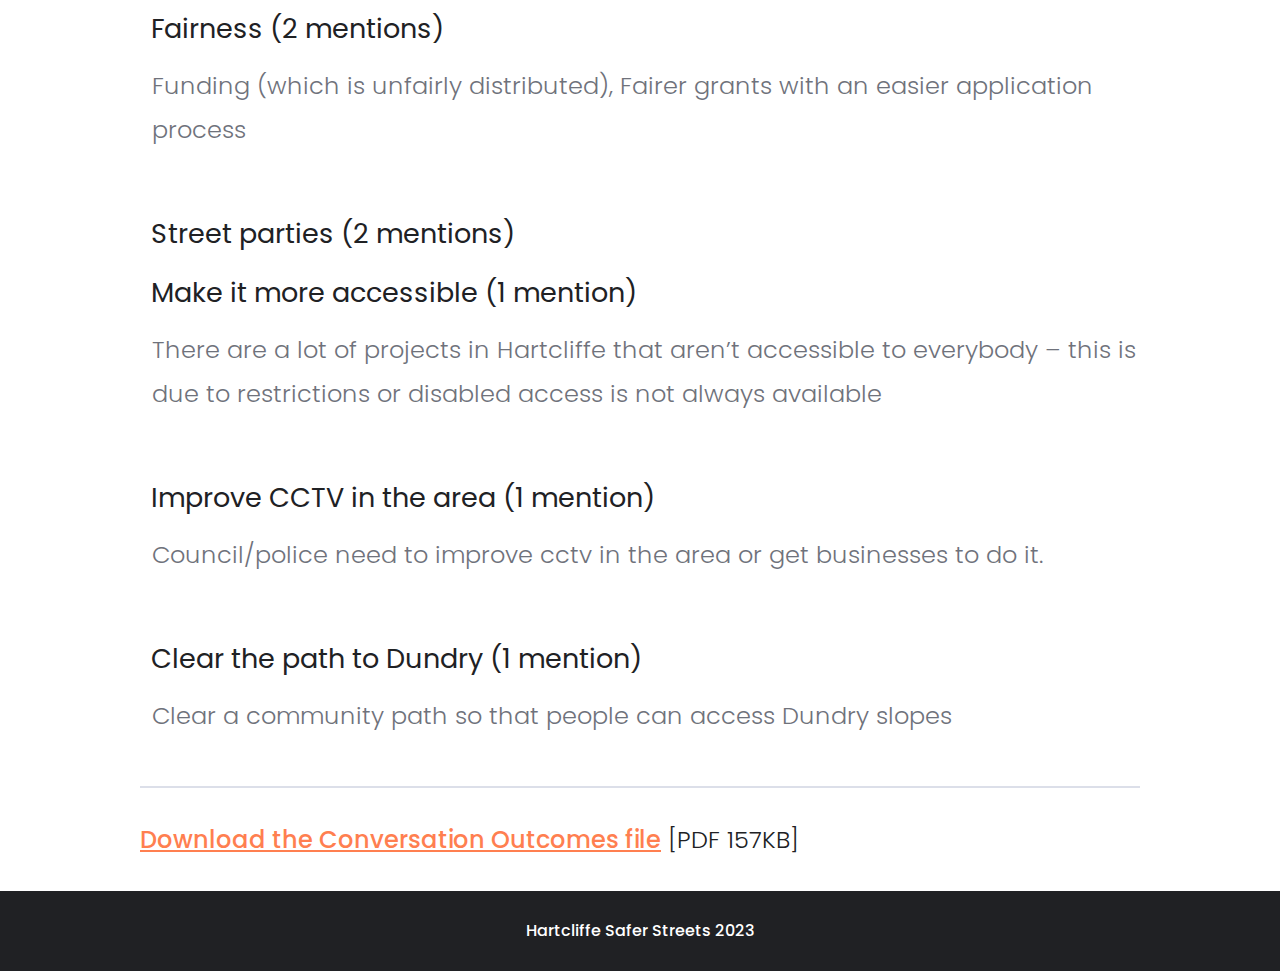
<file: conversation.html>
<!DOCTYPE html>
<html lang="en">
    <head>
        <meta charset="UTF-8" />
        <meta http-equiv="X-UA-Compatible" content="IE=edge" />
        <meta name="viewport" content="width=device-width, initial-scale=1.0" />
        <!-- Google font  -->
        <link rel="preconnect" href="https://fonts.googleapis.com" />
        <link rel="preconnect" href="https://fonts.gstatic.com" crossorigin />
        <link
            href="https://fonts.googleapis.com/css2?family=Poppins:wght@300;500&display=swap"
            rel="stylesheet"
        />
        <link rel="stylesheet" href="style.css" />
        <title>Community Conversation</title>
    </head>
    <body>
        <!-- Navigation  -->
        <nav class="nav">
            <div class="nav-item"><a href="/">Home</a></div>
            <div class="nav-item">
                <a href="conversation.html">Conversation</a>
            </div>
            <div class="nav-item"><a href="faq.html">FAQ</a></div>
            <div class="nav-item"><a href="criteria.html">Criteria</a></div>

            <div class="nav-item"><a href="apply.html">Apply</a></div>
        </nav>
        <main>
            <h1>Community Conversation</h1>
            <!-- <h3>21st January 2023</h3> -->

            <p class="frame">
                On 21st January 2023 a large event was organised to gather the
                opinions of the community on issues relating to crime and
                anti-social behaviour in Hartcliffe. Attendees discussed three
                questions and the findings were used to create the
                <a href="criteria.html">Eligibility Criteria</a> for the grants
                fund, ensuring that due priority is given to the projects
                tackling issues closest to the community's heart. You can review
                the leading takeaways on this page.
            </p>

            <h2>Impact/effects</h2>

            <h3>
                Q1 – How are people affected by crime and anti-social behaviour
                in Hartcliffe?
            </h3>
            <img
                src="/assets/impact.png"
                alt="Hartcliffe Safer Streets Impact"
                class="banner"
            />
            <h4>Vandalism (17 mentions)</h4>
            <p class="outcomes">
                Violent and threatening behaviour, Setting fires, Vandalism,
                Criminal damage to property and cars, Attacks on bus services
            </p>
            <h4>Wellbeing and mental health(23 mentions)</h4>
            <p class="outcomes">
                Anxiety and depression, Makes people worry, People become
                insular, Mental health suffering, Shame, Becoming the norm,
                Accepted as part of everyday life, Levels of tolerance, Feeling
                failed by the system, Lost value in the community, Nothing
                changes, Feel like you have to apologise for where you live, We
                accept it Feel powerless, Fear for the children growing up,
                Prevents people from doing things
            </p>
            <h4>Fear and intimidation (8 mentions)</h4>
            <p class="outcomes">
                People scared at home, People scared and not wanting to go out –
                was mentioned another 3 times), Fear, Intimidation, Intimidation
                particularly at Morrisons, Scared to leave their homes
            </p>
            <h4>Litter flytipping and trolleys (7 mentions)</h4>
            <p class="outcomes">
                Dumped trolleys, Littering in the blocks (not residents),
                Flytipping in parks and green spaces, Rubbish
            </p>
            <h4>Lack of trust (5 mentions)</h4>
            <p class="outcomes">
                Lack of trust in the police, People would have to ring police
                several times a day to report everything, We don't always want
                to or have time to report to police, Lack of information
            </p>
            <h4>Lack of security (5 mentions)</h4>
            <p class="outcomes">
                Lack of security, Flats and Morrisons are hotspots of ASB, Young
                people running in the shops, Lack of security cameras
            </p>
            <h4>Effects on local services (5 mentions)</h4>
            <p class="outcomes">
                Staff feel threatened, Bus services under threat, Will Morrisons
                stay here, Business won’t come here, People don’t want to go to
                Morrisons – unsafe
            </p>

            <h4>Drugs (5 mentions)</h4>
            <p class="outcomes">
                Drug runners, Drug houses, Blatant dealing, Blatant use of drugs
            </p>
            <h4>Impacts on young people (5 mentions)</h4>
            <p class="outcomes">
                They don’t have good options, Impacts their development, Stigma,
                Bullying, They have nothing to do
            </p>
            <h4>Isolation (4 mentions)</h4>
            <p class="outcomes">People feel isolated in the community</p>
            <h4>Theft (4 mentions)</h4>
            <p class="outcomes">
                Theft of parcels, Stealing from flats construction works, Theft
                ofbikes/cars, Theft from the flats via the scaffolding
            </p>
            <h4>Worklife (4 mentions)</h4>
            <p class="outcomes">
                Lack of jobs, Financial losses, Affected professionally, Can’t
                afford not to work or work longer hours
            </p>
            <h4>Driving (4 mentions)</h4>
            <p class="outcomes">
                Cars speeding, Using other roads to avoid traffic lights,
                Dangerous driving, Selfish parking
            </p>
            <h4>Addiction (4 mentions)</h4>
            <p class="outcomes">Drugs alcohol and gambling</p>
            <h4>Discrimination (4 mentions)</h4>
            <p class="outcomes">
                Racism, Disability discrimination, Equality discrimination
            </p>
            <h4>Domestic violence (3 mentions)</h4>
            <h4>Child and Adult exploitation (3 mentions)</h4>
            <p class="outcomes">Drug runners, Long term impacts, Drug houses</p>
            <h4>Parents and families struggling (3 mentions)</h4>
            <p class="outcomes">
                Family issues/issues at home, Long term and newer residents, Who
                helps?
            </p>
            <h4>Connections and community (2 mentions)</h4>
            <p class="outcomes">There’s more good in the community</p>
            <h4>Dog mess (2 mentions)</h4>
            <h4>Lack of lighting (1 mention)</h4>

            <h2>Causes</h2>
            <h3>
                Q2 – Why do you think Hartcliffe has such high levels of crime
                and ASB?
            </h3>
            <img
                src="/assets/viciouscircle.png"
                alt="Hartcliffe Safer Streets Vicious Circle"
                class="banner"
            />
            <h4>Lack of infrastructure (21 mentions)</h4>
            <p class="outcomes">
                Lack of services, Lack of social groups, Lack of funding, Lack
                of infrastructure, Lack of activities for young people, Lack of
                facilities, Not enough free clubs, Poor links, Funding cuts,
                Nowhere to go, Don’t have their own space, Underused spaces like
                the community centre
            </p>
            <h4>Teenagers (18 mentions)</h4>
            <p class="outcomes">
                Council cutting budget for young people’s activities, Maybe
                young people just don’t want to go home, Boredom, Types of
                activities are not suitable for all, Lack of activities/nowhere
                to go, Not enough free clubs, Chaotic family lives, Don’t have
                their own space, Each child is different, Peer pressure, 1 or 2
                in every 5 is unmanageable, Lack of quality time, Schools are
                underperforming, Not occupied by parents/society/school
            </p>
            <h4>Soft touch policing (13 mentions)</h4>
            <p class="outcomes">
                Not enough arrests, Police could do more, People causing
                problems feel empowered that nothing can be done to them, Lots
                of criminals, Peer pressure, Addiction, People are scared to
                report in case of repercussions, Shoplifting, Punishment does
                not fit the crime, High levels of drug use – its more blatant,
                No action or response from police
            </p>
            <h4>Family issues (12 mentions)</h4>
            <p class="outcomes">
                Lack of support for families, Poor parenting/chaotic family
                life, Peer pressure, Addiction, People feel powerless, Domestic
                abuse, Scared of social services being involved, Stigma of being
                labelled a bad parent, Each child has a different upbringing,
                Parents are struggling, Families have become isolated
            </p>
            <h4>Stigma (10 mentions)</h4>
            <p class="outcomes">
                Social deprivation stigma, Negative outlook from media, Don’t
                attract big businesses, Social housing, Poverty, Don’t get
                support from the rest of Bristol, Outside perceptions are
                damaging, Media hype
            </p>
            <h4>Lack of connection (7 mentions)</h4>
            <p class="outcomes">
                People are not asked what they want, Young people are not asked
                what they’d like to do, Lack of conversation and co-design, Lack
                of connection between people, No support from the council,
                People don’t know their neighbours, No trust of friendship among
                residents
            </p>
            <h4>Poor education (6 mentions)</h4>
            <p class="outcomes">
                Crime will give them more opportunities, Lack of
                jobs/opportunities, Covid legacy – lost education, Bad
                parenting, Low expectations, Schools not performing as in other
                areas
            </p>
            <h4>Addiction (6 mentions)</h4>
            <p class="outcomes">
                Drugs/alcohol/gambling/scratchcards, Dealing drugs
            </p>
            <h4>Low expectations (5 mentions)</h4>
            <p class="outcomes">
                Not just young people – adults too cause asb, Schools
            </p>
            <h4>Lack of support (5 mentions)</h4>
            <p class="outcomes">
                Lack of family support from various ages and stages, Parents
                feel scared to ask for help, Lack of sustainable support or
                continued support, Parents feel isolated
            </p>
            <h4>It's not all negative (5 mentions)</h4>
            <p class="outcomes">
                They are all good its just that sometimes they do bad things,
                Lots of positives – the people and the community, Its not just
                young people
            </p>
            <h4>Impact on mental health (4 mentions)</h4>
            <p class="outcomes">
                Social isolation, Hospital or referrals take too long, Mental
                health deteriorates
            </p>
            <h4>Discrimination (3 mentions)</h4>
            <p class="outcomes">
                People feel different, Racism lack of education, Equality
                discrimination
            </p>

            <h4>Lack of authority or role models (3 mentions)</h4>
            <p class="outcomes">Lack of authority or relatable role models</p>
            <h4>Poor housing and spaces (2 mentions)</h4>
            <p class="outcomes">
                Poor social housing – low quality/wrong insulation/bad
                repairs/uninsulated, Open spaces not accessible to all and are
                poorly maintained – can sometimes be intimidating
            </p>
            <h4>Volunteers and community (2mentions)</h4>
            <p class="outcomes">
                Covid legacy led to a loss of social relationships, Voluntary
                sector is fragmented and there is nothing to draw people in, The
                voluntary sector in Hartcliffe is territorial and competitive
            </p>
            <h4>Flytipping (1 mention)</h4>
            <h4>Covid legacy (1 mention)</h4>
            <p class="outcomes">
                Children lost education and loss of social relationships in
                community
            </p>
            <h4>Lack of jobs and opportunities (1 mention)</h4>

            <h2>Solutions</h2>
            <h3>
                Q3 – What can you do as an individual to support people impacted
                by crime ASB and discrimination?
            </h3>
            <h4>Support and Engage (27 mentions)</h4>
            <p class="outcomes">
                Share local information, Campaign local political leaders, Set
                up community groups, Offer emotional support, Community
                caretaking/signposting, Be someone to talk to in confidence,
                Community hub, Mentoring families and young people,
                Neighbourhood watch groups, Support networks with community
                links and support workers for families, tenants of the
                community, Create community links with existing Hartcliffe
                services, Community action groups, Community kitchen, Welcome
                people to the community, Take action
            </p>
            <h4>Attend (12 mentions)</h4>
            <p class="outcomes">
                Attend and encourage others to attend established groups, Street
                parties, Coffee mornings, Use activities and spaces that connect
                people together, Events in parks and green spaces
            </p>
            <h4>WHAM magazine (10 mentions)</h4>
            <p class="outcomes">
                Use WHAM magazine to promote events, Why doesn’t everyone get
                one, Can we improve how it is distributed, Get local residents
                involved to share positive stories, Community calendar,
                Community signposting
            </p>
            <h4>Change attitudes (9 mentions)</h4>
            <p class="outcomes">
                Change the attitude of Hartcliffe – it’s too negative, Go to
                community groups, Sense of community- its lacking respect, Help
                report people’s issues, Breakdown barriers with cultural
                celebrations and multicultural events, Speak up about crime and
                anti social behaviour, Forma community alliance
            </p>
            <h4>Communication (8 mentions)</h4>
            <p class="outcomes">
                Campaign to our political leaders, Share the positives and the
                love, Knowledge is power, Encourage people to join local
                activities, Be able to talk to people in confidence, Promote
                people’s skills, Community calendar, Community signposting
            </p>
            <h4>Make connections (8 mentions)</h4>
            <p class="outcomes">
                Establish a connection between schools, orgnisations, groups,
                local events and services, Neighbourhood watch, Open and use
                high rise community rooms
            </p>
            <h4>Increase services (7 mentions)</h4>
            <p class="outcomes">
                Expand the BMX track storage units, Lower rates for charities or
                organisations to hire venues, Health needs not being met –
                services need to be increased to keep yup with the rising
                population, Open the library more
            </p>
            <h4>Be something (4 mentions)</h4>
            <p class="outcomes">
                Be nice, Be kind, Give people the time of day, Treat people how
                you wish to be treated
            </p>
            <h4>Improve skills (3 mentions)</h4>
            <p class="outcomes">
                Community kitchen – cooking and bringing people together,
                sharing recipes, Curriculum for life, Training courses
            </p>
            <h4>Neighbourhood policing (3 mentions)</h4>
            <p class="outcomes">
                Address the substance abuse and addiction, Tackle knife crime,
                Neighbourhood policing to be increased (today there are only two
                officers in the whole of south Bristol)
            </p>
            <h4>Fairness (2 mentions)</h4>
            <p class="outcomes">
                Funding (which is unfairly distributed), Fairer grants with an
                easier application process
            </p>
            <h4>Street parties (2 mentions)</h4>
            <h4>Make it more accessible (1 mention)</h4>
            <p class="outcomes">
                There are a lot of projects in Hartcliffe that aren’t accessible
                to everybody – this is due to restrictions or disabled access is
                not always available
            </p>
            <h4>Improve CCTV in the area (1 mention)</h4>
            <p class="outcomes">
                Council/police need to improve cctv in the area or get
                businesses to do it.
            </p>
            <h4>Clear the path to Dundry (1 mention)</h4>
            <p class="outcomes">
                Clear a community path so that people can access Dundry slopes
            </p>
            <hr />
            <p>
                <a href="/assets/conversation.pdf"
                    >Download the Conversation Outcomes file</a
                >
                [PDF 157KB]
            </p>
        </main>
        <footer><p>Hartcliffe Safer Streets 2023</p></footer>
    </body>
</html>
</file>
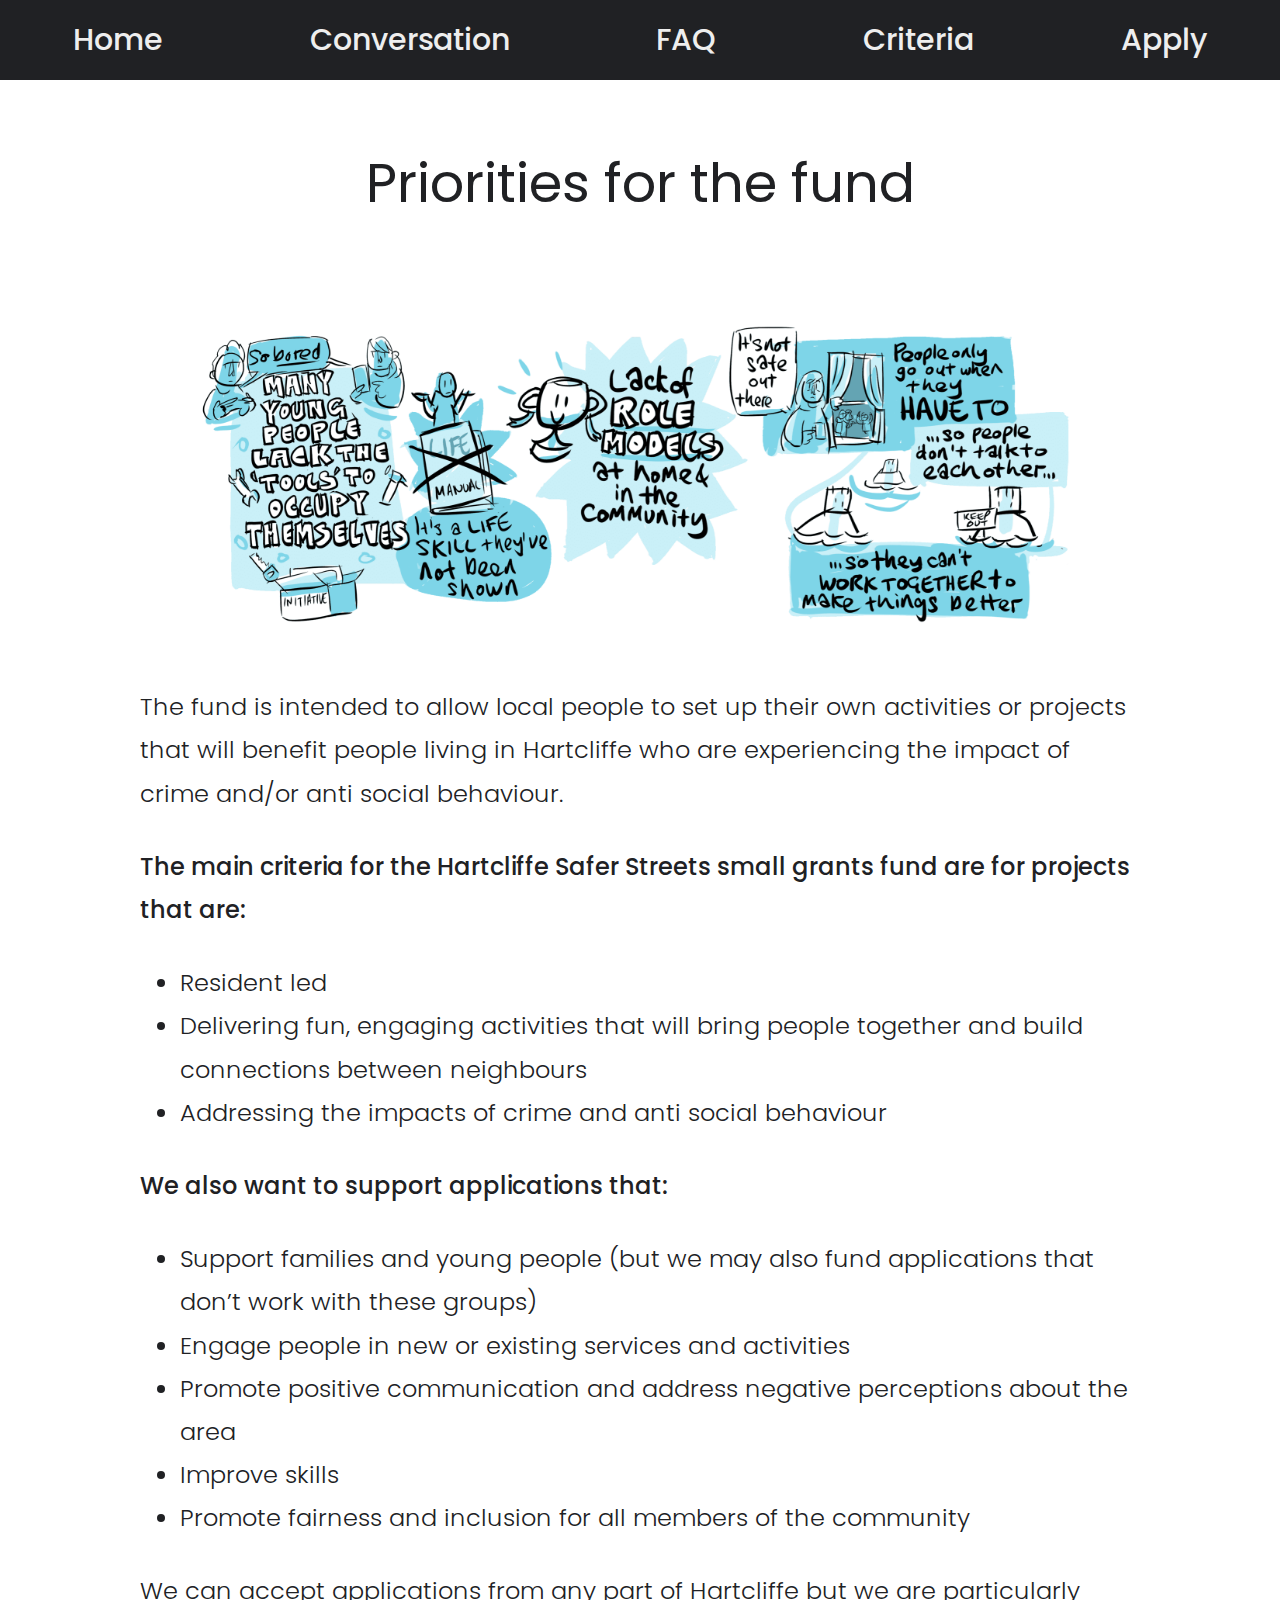
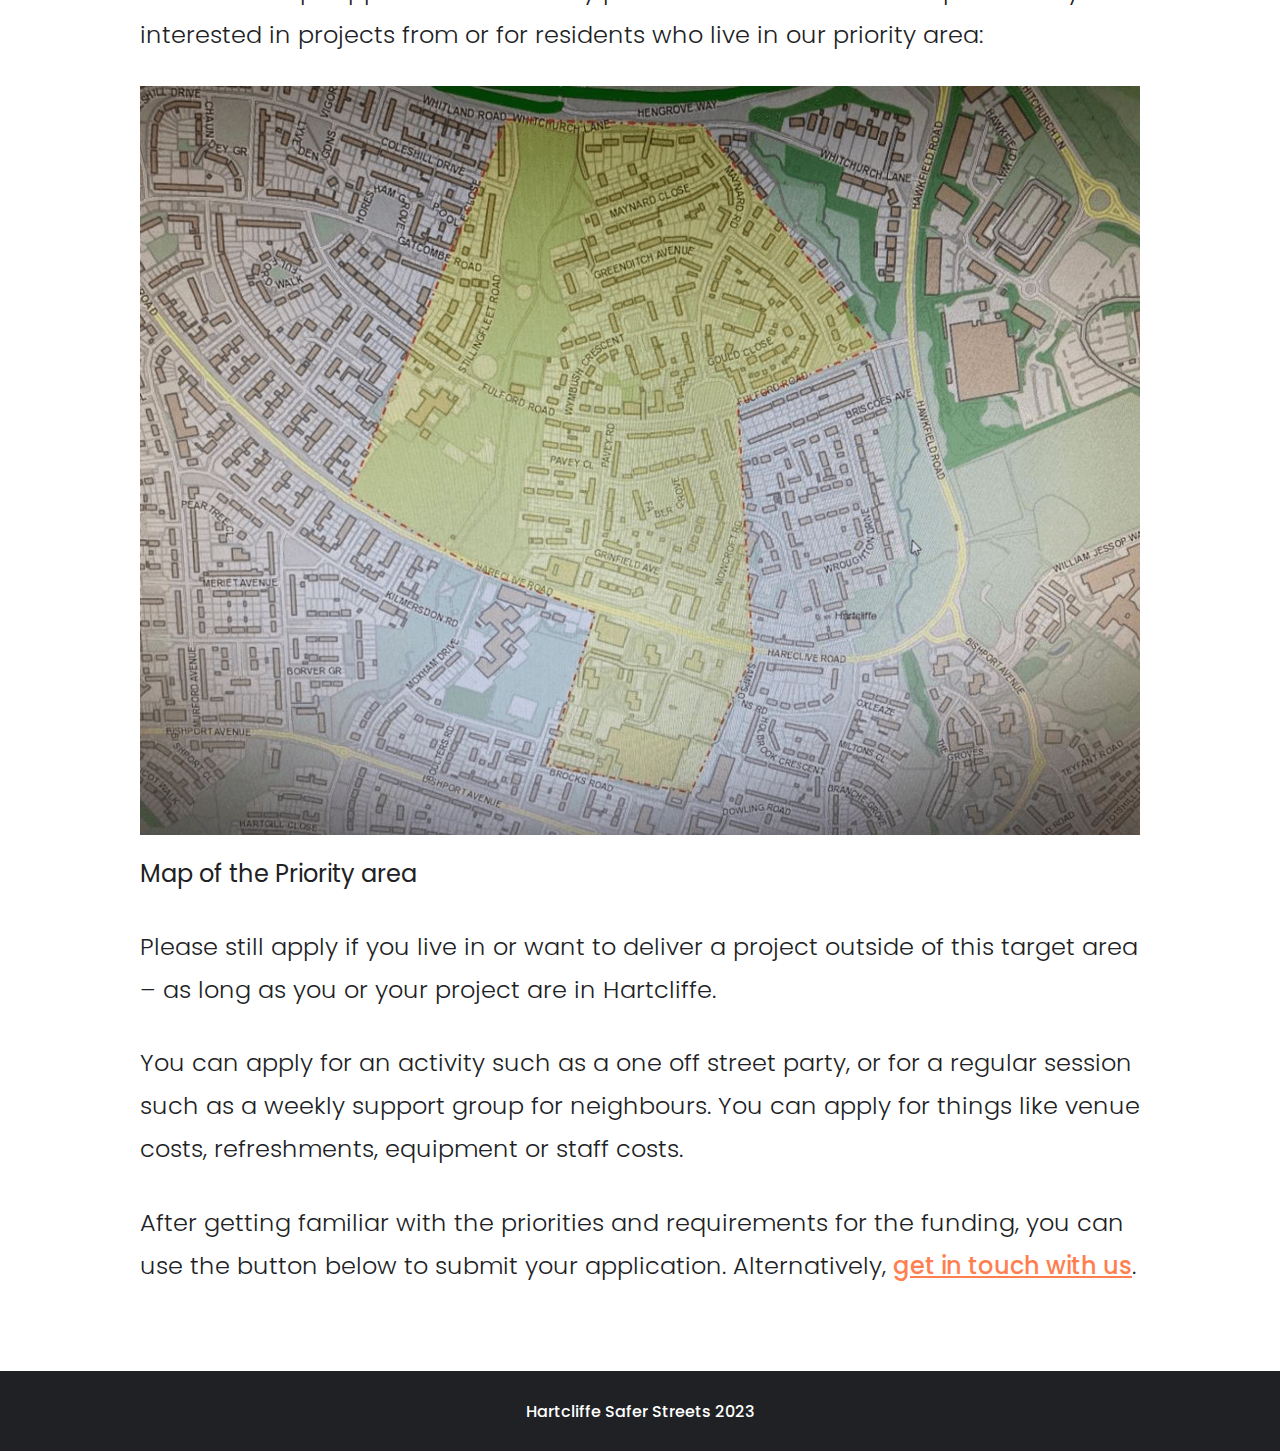
<file: criteria.html>
<!DOCTYPE html>
<html lang="en">
    <head>
        <meta charset="UTF-8" />
        <meta http-equiv="X-UA-Compatible" content="IE=edge" />
        <meta name="viewport" content="width=device-width, initial-scale=1.0" />
        <!-- Google font  -->
        <link rel="preconnect" href="https://fonts.googleapis.com" />
        <link rel="preconnect" href="https://fonts.gstatic.com" crossorigin />
        <link
            href="https://fonts.googleapis.com/css2?family=Poppins:wght@300;500&display=swap"
            rel="stylesheet"
        />
        <link rel="stylesheet" href="style.css" />
        <title>Eligibility Criteria</title>
    </head>
    <body>
        <!-- Navigation  -->
        <nav class="nav">
            <div class="nav-item"><a href="/">Home</a></div>
            <div class="nav-item">
                <a href="conversation.html">Conversation</a>
            </div>
            <div class="nav-item"><a href="faq.html">FAQ</a></div>
            <div class="nav-item"><a href="criteria.html">Criteria</a></div>

            <div class="nav-item"><a href="apply.html">Apply</a></div>
        </nav>
        <main>
            <h1>Priorities for the fund</h1>
            <img
                src="/assets/criteria.png"
                alt="Hartcliffe Safer Streets Criteria"
                class="banner"
            />

            <p>
                The fund is intended to allow local people to set up their own
                activities or projects that will benefit people living in
                Hartcliffe who are experiencing the impact of crime and/or anti
                social behaviour.
            </p>
            <p class="strong">
                The main criteria for the Hartcliffe Safer Streets small grants
                fund are for projects that are:
            </p>
            <ul>
                <li>Resident led</li>
                <li>
                    Delivering fun, engaging activities that will bring people
                    together and build connections between neighbours
                </li>
                <li>
                    Addressing the impacts of crime and anti social behaviour
                </li>
            </ul>

            <p class="strong">We also want to support applications that:</p>

            <ul>
                <li>
                    Support families and young people (but we may also fund
                    applications that don’t work with these groups)
                </li>
                <li>
                    Engage people in new or existing services and activities
                </li>
                <li>
                    Promote positive communication and address negative
                    perceptions about the area
                </li>
                <li>Improve skills</li>
                <li>
                    Promote fairness and inclusion for all members of the
                    community
                </li>
            </ul>

            <p>
                We can accept applications from any part of Hartcliffe but we
                are particularly interested in projects from or for residents
                who live in our priority area:
            </p>

            <figure>
                <img
                    src="/assets/priorityarea.jpg"
                    alt="Map of Priority area"
                />
                <figcaption>Map of the Priority area</figcaption>
            </figure>

            <p>
                Please still apply if you live in or want to deliver a project
                outside of this target area – as long as you or your project are
                in Hartcliffe.
            </p>
            <p>
                You can apply for an activity such as a one off street party, or
                for a regular session such as a weekly support group for
                neighbours. You can apply for things like venue costs,
                refreshments, equipment or staff costs.
            </p>

            <p>
                After getting familiar with the priorities and requirements for
                the funding, you can use the button below to submit your
                application. Alternatively,
                <a href="apply.html">get in touch with us</a>.
            </p>

            <form
                action="https://docs.google.com/forms/d/e/1FAIpQLScweEr2K0FZK1SbrcP3sgx56EPAqXRbc8BwsaIwYC_4soPb_A/viewform"
                class="hidden"
            >
                <input
                    type="submit"
                    value="Apply online now"
                    class="apply-button"
                />
            </form>

            <br />
        </main>
        <footer><p>Hartcliffe Safer Streets 2023</p></footer>
    </body>
</html>
</file>
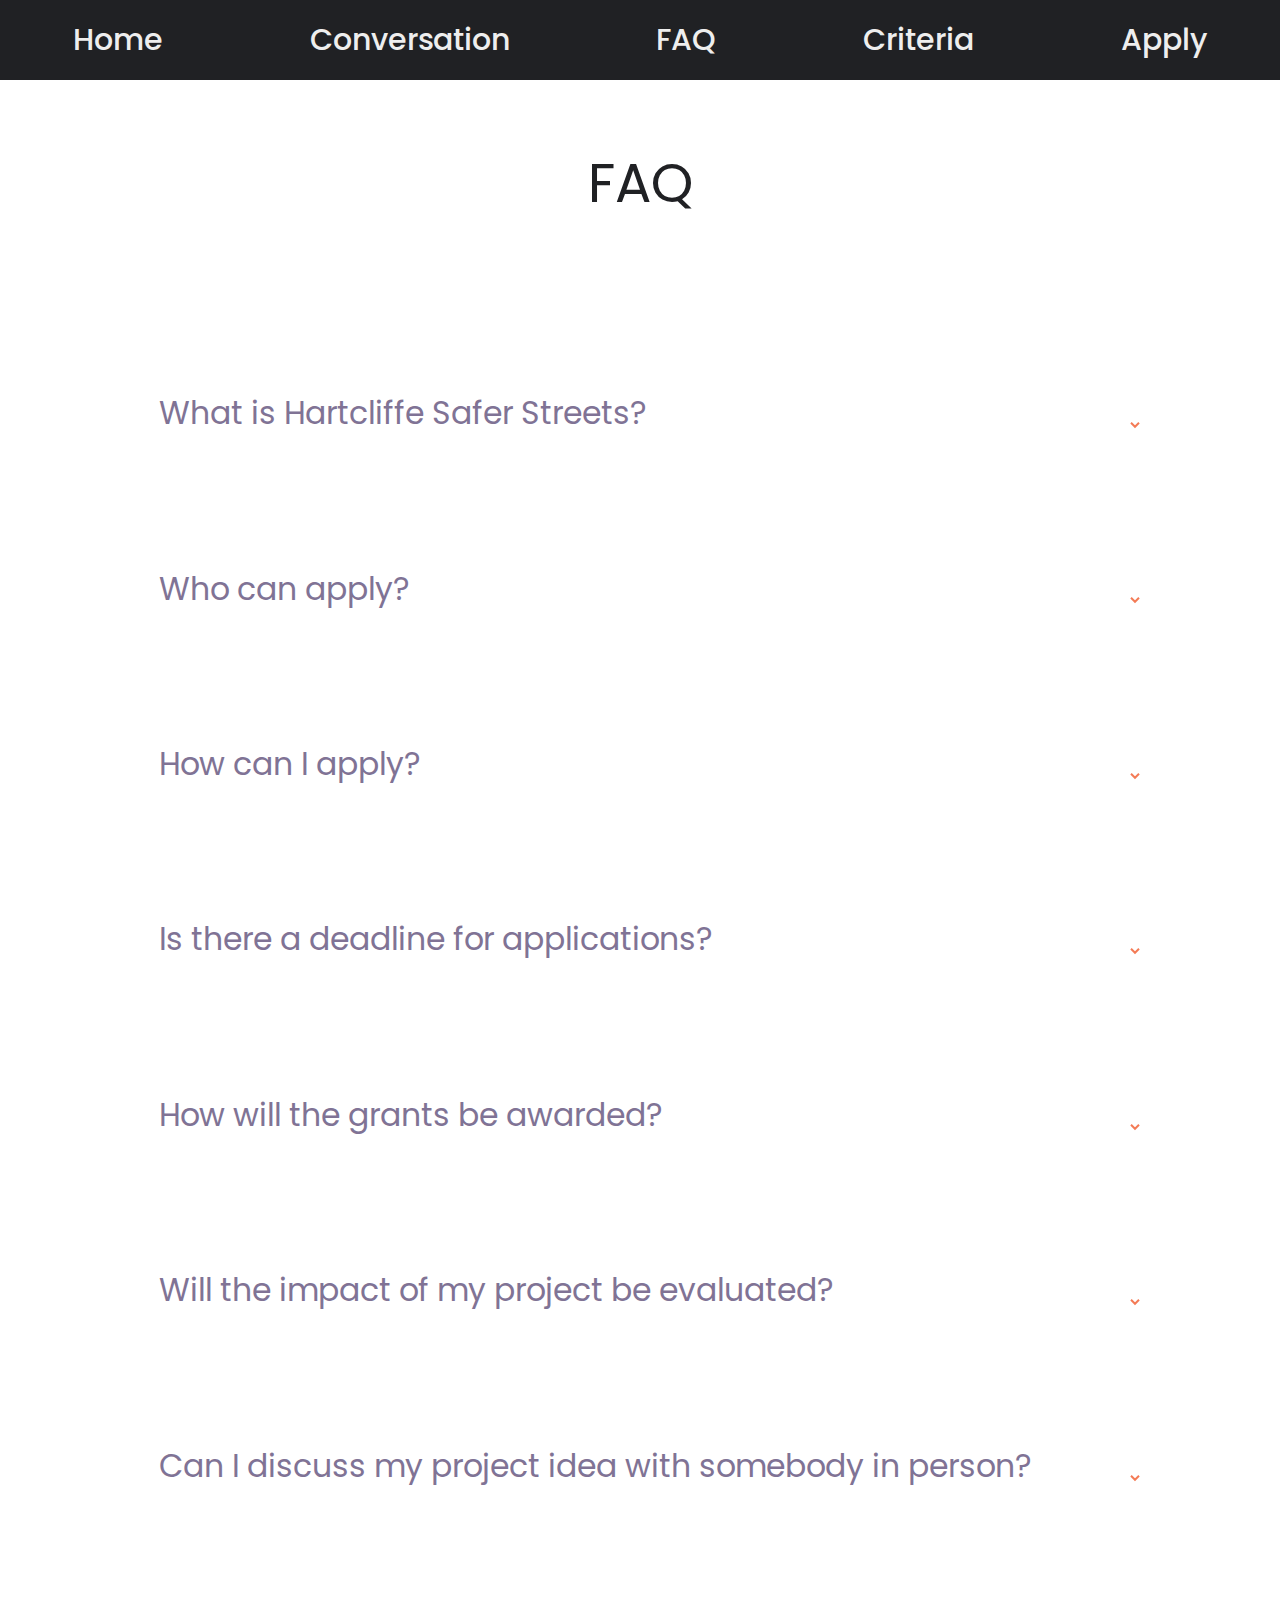
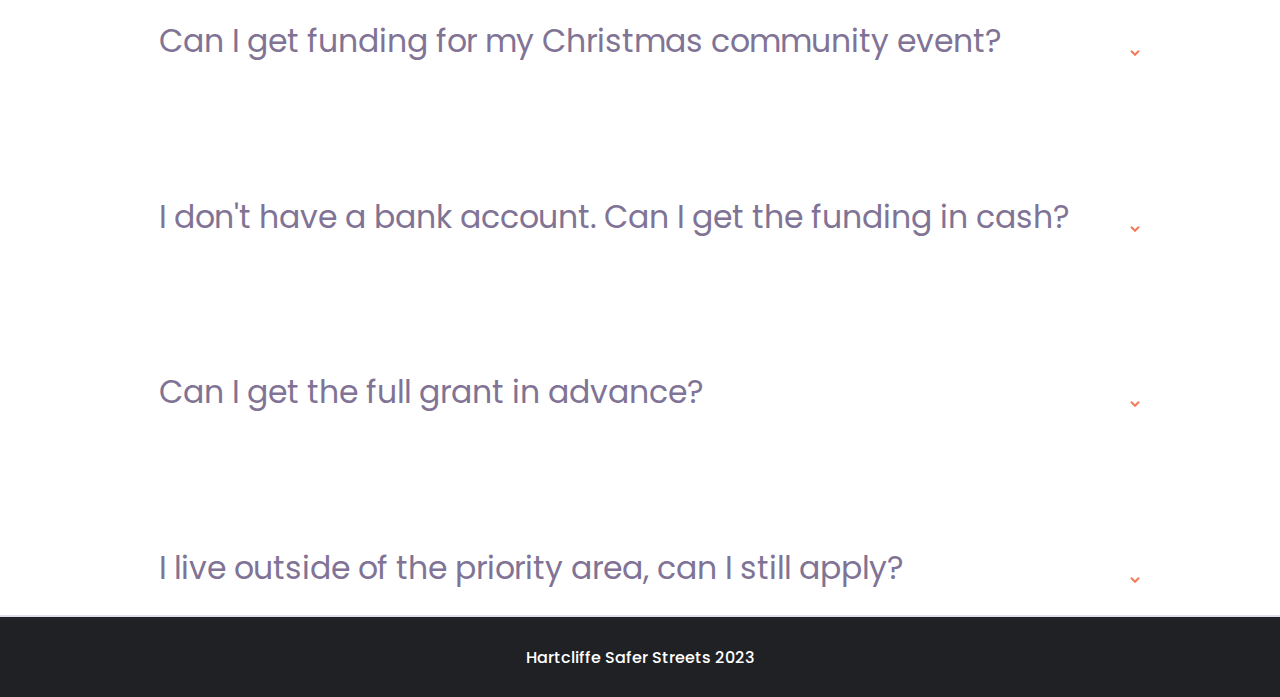
<file: faq.html>
<!-- https://codepen.io/romerof/pen/QWGaPLw -->
<!DOCTYPE html>
<html lang="en">
    <head>
        <meta charset="UTF-8" />
        <meta http-equiv="X-UA-Compatible" content="IE=edge" />
        <meta name="viewport" content="width=device-width, initial-scale=1.0" />
        <!-- Google font  -->
        <link rel="preconnect" href="https://fonts.googleapis.com" />
        <link rel="preconnect" href="https://fonts.gstatic.com" crossorigin />
        <link
            href="https://fonts.googleapis.com/css2?family=Poppins:wght@300;500&display=swap"
            rel="stylesheet"
        />

        <link rel="stylesheet" href="faq.css" />
        <link rel="stylesheet" href="style.css" />
        <title>Frequently Asked Questions</title>
    </head>
    <body>
        <!-- Navigation  -->
        <nav class="nav">
            <div class="nav-item"><a href="/">Home</a></div>
            <div class="nav-item">
                <a href="conversation.html">Conversation</a>
            </div>
            <div class="nav-item"><a href="faq.html">FAQ</a></div>
            <div class="nav-item"><a href="criteria.html">Criteria</a></div>

            <div class="nav-item"><a href="apply.html">Apply</a></div>
        </nav>
        <main>
            <h1>FAQ</h1>

            <div class="card-wrapper | content-cc">
                <!-- <div class="faq-card"> -->
                <main class="faq-content">
                    <div class="faq-articles">
                        <article class="faq-accordion">
                            <input
                                type="checkbox"
                                class="tgg-title"
                                id="tgg-title-1"
                            />

                            <div class="faq-accordion-title">
                                <label for="tgg-title-1">
                                    <h3>What is Hartcliffe Safer Streets?</h3>
                                    <span class="arrow-icon">
                                        <img
                                            src="/assets/icon-arrow-down.svg"
                                        />
                                    </span>
                                </label>
                            </div>

                            <div class="faq-accordion-content">
                                <p>
                                    The Safer Streets Fund is a Home Office
                                    fund. It allows forces and local authorities
                                    to invest in crime prevention initiatives.
                                    Funds were allocated to be spent on
                                    community projects in and for Hartcliffe.
                                </p>
                            </div>
                        </article>
                        <!-- faq accordion -->

                        <article class="faq-accordion">
                            <input
                                type="checkbox"
                                class="tgg-title"
                                id="tgg-title-2"
                            />

                            <div class="faq-accordion-title">
                                <label for="tgg-title-2">
                                    <h3>Who can apply?</h3>
                                    <span class="arrow-icon">
                                        <img
                                            src="/assets/icon-arrow-down.svg"
                                        />
                                    </span>
                                </label>
                            </div>

                            <div class="faq-accordion-content">
                                <p>
                                    We welcome applications from 3 or more
                                    residents working together. Also,
                                    organisations that can offer support to
                                    local residents to lead their projects. We
                                    aren't able to accept applications from
                                    groups of less than 3 residents or
                                    individuals.
                                </p>
                            </div>
                        </article>
                        <!-- faq accordion -->

                        <article class="faq-accordion">
                            <input
                                class="tgg-title"
                                type="checkbox"
                                id="tgg-title-3"
                            />

                            <div class="faq-accordion-title">
                                <label for="tgg-title-3">
                                    <h3>How can I apply?</h3>
                                    <span class="arrow-icon">
                                        <img
                                            src="/assets/icon-arrow-down.svg"
                                        />
                                    </span>
                                </label>
                            </div>

                            <div class="faq-accordion-content">
                                <p>
                                    We encourage you to use our
                                    <a href="apply.html">application form</a>
                                    which will provide guidance and
                                    clarification. While we have worked hard to
                                    make it as simple and short as possible, we
                                    understand that online applications may not
                                    be everybody's cup of tea. If that's the
                                    case and you'd prefer applying offline/in
                                    person, you're more than welcome to email us
                                    at
                                    <a href="mailto:saferstreets@hartcliffe.org"
                                        >saferstreets@hartcliffe.org</a
                                    >

                                    or call/text
                                    <a href="tel:+447775227285">07775227285</a>.
                                </p>
                            </div>
                        </article>
                        <!-- faq accordion -->

                        <article class="faq-accordion">
                            <input
                                class="tgg-title"
                                type="checkbox"
                                id="tgg-title-4"
                            />

                            <div class="faq-accordion-title">
                                <label for="tgg-title-4">
                                    <h3>
                                        Is there a deadline for applications?
                                    </h3>
                                    <span class="arrow-icon">
                                        <img
                                            src="/assets/icon-arrow-down.svg"
                                        />
                                    </span>
                                </label>
                            </div>

                            <div class="faq-accordion-content">
                                <p>
                                    Yes. The fund will be open for applications
                                    until 5pm on April 11th 2023.
                                </p>
                            </div>
                        </article>
                        <!-- faq accordion -->

                        <article class="faq-accordion">
                            <input
                                class="tgg-title"
                                type="checkbox"
                                id="tgg-title-5"
                            />

                            <div class="faq-accordion-title">
                                <label for="tgg-title-5">
                                    <h3>How will the grants be awarded?</h3>
                                    <span class="arrow-icon">
                                        <img
                                            src="/assets/icon-arrow-down.svg"
                                        />
                                    </span>
                                </label>
                            </div>

                            <div class="faq-accordion-content">
                                <p>
                                    Decisions will be made by community members
                                    at an event on May 13th 2023. If your
                                    project meets the eligibility criteria, you
                                    will be invited to make a presentation to
                                    the event explaining to those present what
                                    you want to do. Community members will vote
                                    at the event on the applications they want
                                    to support and we will award funds until the
                                    pot is exhausted.
                                </p>
                            </div>
                        </article>
                        <!-- faq accordion -->

                        <!-- faq accordion -->

                        <article class="faq-accordion">
                            <input
                                class="tgg-title"
                                type="checkbox"
                                id="tgg-title-6"
                            />

                            <div class="faq-accordion-title">
                                <label for="tgg-title-6">
                                    <h3>
                                        Will the impact of my project be
                                        evaluated?
                                    </h3>
                                    <span class="arrow-icon">
                                        <img
                                            src="/assets/icon-arrow-down.svg"
                                        />
                                    </span>
                                </label>
                            </div>

                            <div class="faq-accordion-content">
                                <p>
                                    We will invite you to a celebration event to
                                    let people know how things went. We want to
                                    tell stories about the great things
                                    happening in the community so you will be
                                    asked to tell us how your project went – we
                                    will also want to see some photos.
                                </p>
                            </div>
                        </article>
                        <!-- faq accordion -->

                        <!-- faq accordion -->

                        <article class="faq-accordion">
                            <input
                                class="tgg-title"
                                type="checkbox"
                                id="tgg-title-7"
                            />

                            <div class="faq-accordion-title">
                                <label for="tgg-title-7">
                                    <h3>
                                        Can I discuss my project idea with
                                        somebody in person?
                                    </h3>
                                    <span class="arrow-icon">
                                        <img
                                            src="/assets/icon-arrow-down.svg"
                                        />
                                    </span>
                                </label>
                            </div>

                            <div class="faq-accordion-content">
                                <p>
                                    Absolutely! We will hold drop-in advice
                                    sessions to answer questions and/or provide
                                    direct support with application:
                                </p>

                                <ul class="hidden">
                                    <li>
                                        <time datetime="2023-03-15"
                                            >Wednesday 15th March</time
                                        >, Morrisons Café,
                                        <time datetime="18:00">6-8pm</time>
                                    </li>
                                    <li>
                                        Friday 24th March, Mowcroft Church,
                                        10-12am
                                    </li>
                                    <li>
                                        Monday 27th March, @Symes Community
                                        Room, 1-3pm
                                    </li>
                                    <li>
                                        Saturday 1st April, Morrisons foyer,
                                        11.30am -1.30pm
                                    </li>
                                </ul>
                            </div>
                        </article>
                        <!-- faq accordion -->
                        <!-- faq accordion -->

                        <article class="faq-accordion">
                            <input
                                class="tgg-title"
                                type="checkbox"
                                id="tgg-title-8"
                            />

                            <div class="faq-accordion-title">
                                <label for="tgg-title-8">
                                    <h3>
                                        Can I get funding for my Christmas
                                        community event?
                                    </h3>
                                    <span class="arrow-icon">
                                        <img
                                            src="/assets/icon-arrow-down.svg"
                                        />
                                    </span>
                                </label>
                            </div>

                            <div class="faq-accordion-content">
                                <p>
                                    We'd have loved that but unfortunately, the
                                    rules are that all funds must be spent by
                                    the end of September 2023.
                                </p>
                            </div>
                        </article>
                        <!-- faq accordion -->

                        <!-- faq accordion -->

                        <article class="faq-accordion">
                            <input
                                class="tgg-title"
                                type="checkbox"
                                id="tgg-title-9"
                            />

                            <div class="faq-accordion-title">
                                <label for="tgg-title-9">
                                    <h3>
                                        I don't have a bank account. Can I get
                                        the funding in cash?
                                    </h3>
                                    <span class="arrow-icon">
                                        <img
                                            src="/assets/icon-arrow-down.svg"
                                        />
                                    </span>
                                </label>
                            </div>

                            <div class="faq-accordion-content">
                                <p>
                                    We aren't able to provide the funds in cash.
                                    If you're applying as a group of residents,
                                    at least one of you will need to provide
                                    bank details to receive payment and take
                                    responsibility for providing spend evidence.
                                    Access to the fund is only possible through
                                    an online platform, where you will be asked
                                    to upload receipts and request payments. Let
                                    us know if you need help with that.
                                </p>
                            </div>
                        </article>
                        <!-- faq accordion -->
                        <!-- faq accordion -->

                        <article class="faq-accordion">
                            <input
                                class="tgg-title"
                                type="checkbox"
                                id="tgg-title-10"
                            />

                            <div class="faq-accordion-title">
                                <label for="tgg-title-10">
                                    <h3>
                                        Can I get the full grant in advance?
                                    </h3>
                                    <span class="arrow-icon">
                                        <img
                                            src="/assets/icon-arrow-down.svg"
                                        />
                                    </span>
                                </label>
                            </div>

                            <div class="faq-accordion-content">
                                <p>
                                    While we are able to pay some of the grant
                                    in advance, payments will be made in stages
                                    to safeguard all parties. You will be paid
                                    part of your grant and will need to provide
                                    spend evidence before the next payment
                                    request is approved.
                                </p>
                            </div>
                        </article>
                        <!-- faq accordion -->

                        <!-- faq accordion -->

                        <article class="faq-accordion">
                            <input
                                class="tgg-title"
                                type="checkbox"
                                id="tgg-title-11"
                            />

                            <div class="faq-accordion-title">
                                <label for="tgg-title-11">
                                    <h3>
                                        I live outside of the priority area, can
                                        I still apply?
                                    </h3>
                                    <span class="arrow-icon">
                                        <img
                                            src="/assets/icon-arrow-down.svg"
                                        />
                                    </span>
                                </label>
                            </div>

                            <div class="faq-accordion-content">
                                <p>
                                    Please still apply if you live in or want to
                                    deliver a project outside of this target
                                    area – as long as you or your project are in
                                    Hartcliffe.
                                </p>
                            </div>
                        </article>
                        <!-- faq accordion -->
                    </div>
                    <!-- faq articles -->
                </main>
                <!-- faq -->
            </div>
            <!-- card wrapper -->
        </main>
        <hr />
        <footer><p>Hartcliffe Safer Streets 2023</p></footer>
    </body>
</html>
</file>
<file: faq.css>
.content-cc {
    display: flex;
    justify-content: center;
    align-items: center;
}

/* checkbox tgg-title*/
input.tgg-title {
    appearance: unset;
    all: unset;
}

.faq-accordion-title label {
    display: flex;
    align-items: center;
    cursor: pointer;
}

.faq-accordion-title span {
    margin-left: auto;
    transition: transform 0.4s ease-in-out;
}

/* FAQ card: main content */
/*================================================*/

.faq-accordion-content {
    color: var(--neutral-soft-color);
    overflow: hidden;
    max-height: 0;
    transition: max-height 0.4s ease-in-out;
    padding: 0 20px;
}

/* Effects */
/*================================================*/

/* main title, accordion title effects */

.faq-accordion-title:hover h3 {
    color: #332b3e;
    transition: 0.7s;
}

.faq-accordion .tgg-title:checked + div > label > span {
    will-change: transform;
    transform: rotate(180deg);
}

/* main content, accordion text effect */

.faq-accordion .tgg-title:checked ~ .faq-accordion-content {
    will-change: max-height;
    max-height: 350px;
}
</file>
<file: style.css>
/***
    The new CSS reset - version 1.8.4 (last updated 14.2.2023)
    GitHub page: https://github.com/elad2412/the-new-css-reset
***/

/*
    Remove all the styles of the "User-Agent-Stylesheet", except for the 'display' property
    - The "symbol *" part is to solve Firefox SVG sprite bug
 */
*:where(
        :not(html, iframe, canvas, img, svg, video, audio):not(svg *, symbol *)
    ) {
    all: unset;
    display: revert;
}

/* Preferred box-sizing value */
*,
*::before,
*::after {
    box-sizing: border-box;
}

/* Reapply the pointer cursor for anchor tags */
a,
button {
    cursor: revert;
}

/* Remove list styles (bullets/numbers) */
ol,
ul,
menu {
    list-style: none;
}

/* For images to not be able to exceed their container */
img {
    max-inline-size: 100%;
    max-block-size: 100%;
}

/* removes spacing between cells in tables */
table {
    border-collapse: collapse;
}

/* Safari - solving issue when using user-select:none on the <body> text input doesn't working */
input,
textarea {
    -webkit-user-select: auto;
}

/* revert the 'white-space' property for textarea elements on Safari */
textarea {
    white-space: revert;
}

/* minimum style to allow to style meter element */
meter {
    -webkit-appearance: revert;
    appearance: revert;
}

/* preformatted text - use only for this feature */
:where(pre) {
    all: revert;
}

/* reset default text opacity of input placeholder */
::placeholder {
    color: unset;
}

/* remove default dot (•) sign */
::marker {
    content: initial;
}

/* fix the feature of 'hidden' attribute.
 display:revert; revert to element instead of attribute */
:where([hidden]) {
    display: none;
}

/* revert for bug in Chromium browsers
 - fix for the content editable attribute will work properly.
 - webkit-user-select: auto; added for Safari in case of using user-select:none on wrapper element*/
:where([contenteditable]:not([contenteditable='false'])) {
    -moz-user-modify: read-write;
    -webkit-user-modify: read-write;
    overflow-wrap: break-word;
    -webkit-line-break: after-white-space;
    -webkit-user-select: auto;
}

/* apply back the draggable feature - exist only in Chromium and Safari */
:where([draggable='true']) {
    -webkit-user-drag: element;
}

/* Revert Modal native behavior */
:where(dialog:modal) {
    all: revert;
}

/* CUSTOM CSS */

html {
    scroll-behavior: smooth;
    -webkit-font-smoothing: antialiased;
    font-size: 20px;
}

body {
    font-family: 'Poppins', sans-serif;
    color: #202124;
}

main {
    width: 1000px;
    margin: 10px auto;
    font-size: 1.5em;
    margin: auto;
    line-height: 1.8;
}

nav {
    display: flex;
    margin: auto;
    justify-content: space-around;
    align-items: center;
    background: #202124;
    height: 80px;
    width: 100%;
    font-size: 1.5em;
}

nav > .nav-item > a {
    text-decoration: none;
    color: #eeeeee;
    transition: 0.2s;
}

nav > .nav-item > a:hover {
    color: coral;
    transition: 0.2s;
}

h1,
h2,
h3,
h4,
h5 {
    text-align: center;
    margin: 0.4em;
    line-height: 1.8;
}

h1 {
    font-size: 1.8em;
    line-height: 3;
}
h2 {
    font-size: 1.5em;
}
h3 {
    font-size: 0.7em;
    margin: 0.6em;
    text-align: center;
    /* text-decoration: underline; */
    color: #807395;
}
h4 {
    font-size: 0.9em;
    text-align: left;
}

p {
    font-weight: 300;
    margin: 30px 0;
    font-size: 0.8em;
}

ul {
    font-weight: 300;
    list-style-type: disc;
    padding: 0 0 0 40px;
    font-size: 0.8em;
}

a {
    font-weight: 500;
    color: coral;
    text-decoration: underline;
}

figcaption {
    font-size: 0.8em;
}

hr {
    border: 1px solid #dcdfe9;
}

table {
    border: 1px solid grey;
    width: 100%;
}

th {
    padding: 1rem 1.5rem;
    font-weight: 500;
    font-size: 0.8em;
}

td {
    padding: 0.8em 1.5em;
    font-weight: 300;
    font-size: 0.8em;
}

footer {
    display: flex;
    margin: auto;
    justify-content: space-around;
    align-items: center;
    background: #202124;
    color: white;
    height: 80px;
    width: 100%;
    font-size: 0.8em;
}

footer > p {
    font-size: 1em;
    font-weight: 500;
}

iframe {
    /* margin: 0 auto; */
    width: 100%;
    -ms-zoom: 1.2;
    -moz-transform: scale(1.2);
    -moz-transform-origin: 0 0;
    -o-transform: scale(1.2);
    -o-transform-origin: 0 0;
    -webkit-transform: scale(1.2);
    -webkit-transform-origin: 0 0;
}

.banner {
    /* margin: 40px 0; */
    padding: 1em 2em 0.5em 2em;
}

.strong {
    font-weight: 500;
}

.apply-button {
    color: #ffffff;
    background-color: #57c2d4;
    border: none;
    border-radius: 6px;
    padding: 12px 20px;
    font-size: 20px;
    font-weight: 500;
    line-height: 42px;
    display: flex;
    align-items: center;
    margin: auto;
    cursor: pointer;
}

.frame {
    background-color: #f1eef6;
    padding: 2em;
    border-radius: 20px;
    font-weight: 300;
}

.outcomes {
    font-weight: 300;
    color: #6f727b;
    margin: 0;
    padding: 0 0 2em 0.5em;
}
.faq-accordion-content > p {
    font-size: 0.5em;
}

/* Media Queries */

/* ...
// all rules outside of @media queries apply to devices 1201px and above
... */

@media (max-width: 1200px) {
    main {
        width: 80vw;
        line-height: 1.8;
    }

    /* nav {
        font-size: 1em;
    } */

    h1 {
        font-size: 1.9em;
    }

    h2 {
        font-size: 1.5em;
    }

    h3 {
        font-size: 0.9em;
    }

    p,
    ul,
    figcaption {
        font-size: 0.9em;
        line-height: 1.7;
    }
    td,
    th {
        font-size: 0.7em;
        padding: 0.6em 1em;
    }

    .banner {
        padding: 1em 0;
    }

    .frame {
        padding: 1.8em;
    }
}

@media (max-width: 768px) {
    /* ...
	// rules here apply to devices from 0px to 768px (inclusive)
	... */

    main {
        width: 90vw;
        line-height: 1.5;
        font-size: 1em;
    }

    nav {
        font-size: 0.8em;
    }

    h1 {
        font-size: 2em;
        line-height: 1.6;
    }

    h2 {
        font-size: 1.4em;
        line-height: 1.6;
    }

    h3 {
        font-size: 0.9em;
        line-height: 1.6;
    }

    p,
    ul,
    figcaption {
        font-size: 0.8em !important;
        line-height: 1.7;
    }
    td,
    th {
        font-size: 0.7em;
        padding: 0.6em 1em;
    }

    .frame {
        padding: 1.5em;
    }
    .banner {
        padding: 0.5em 0;
    }

    .outcomes {
        padding: 0 0 1.5em 0;
    }
}

.hidden {
    display: none;
}

.photo {
    border-radius: 5rem;
}
</file>
